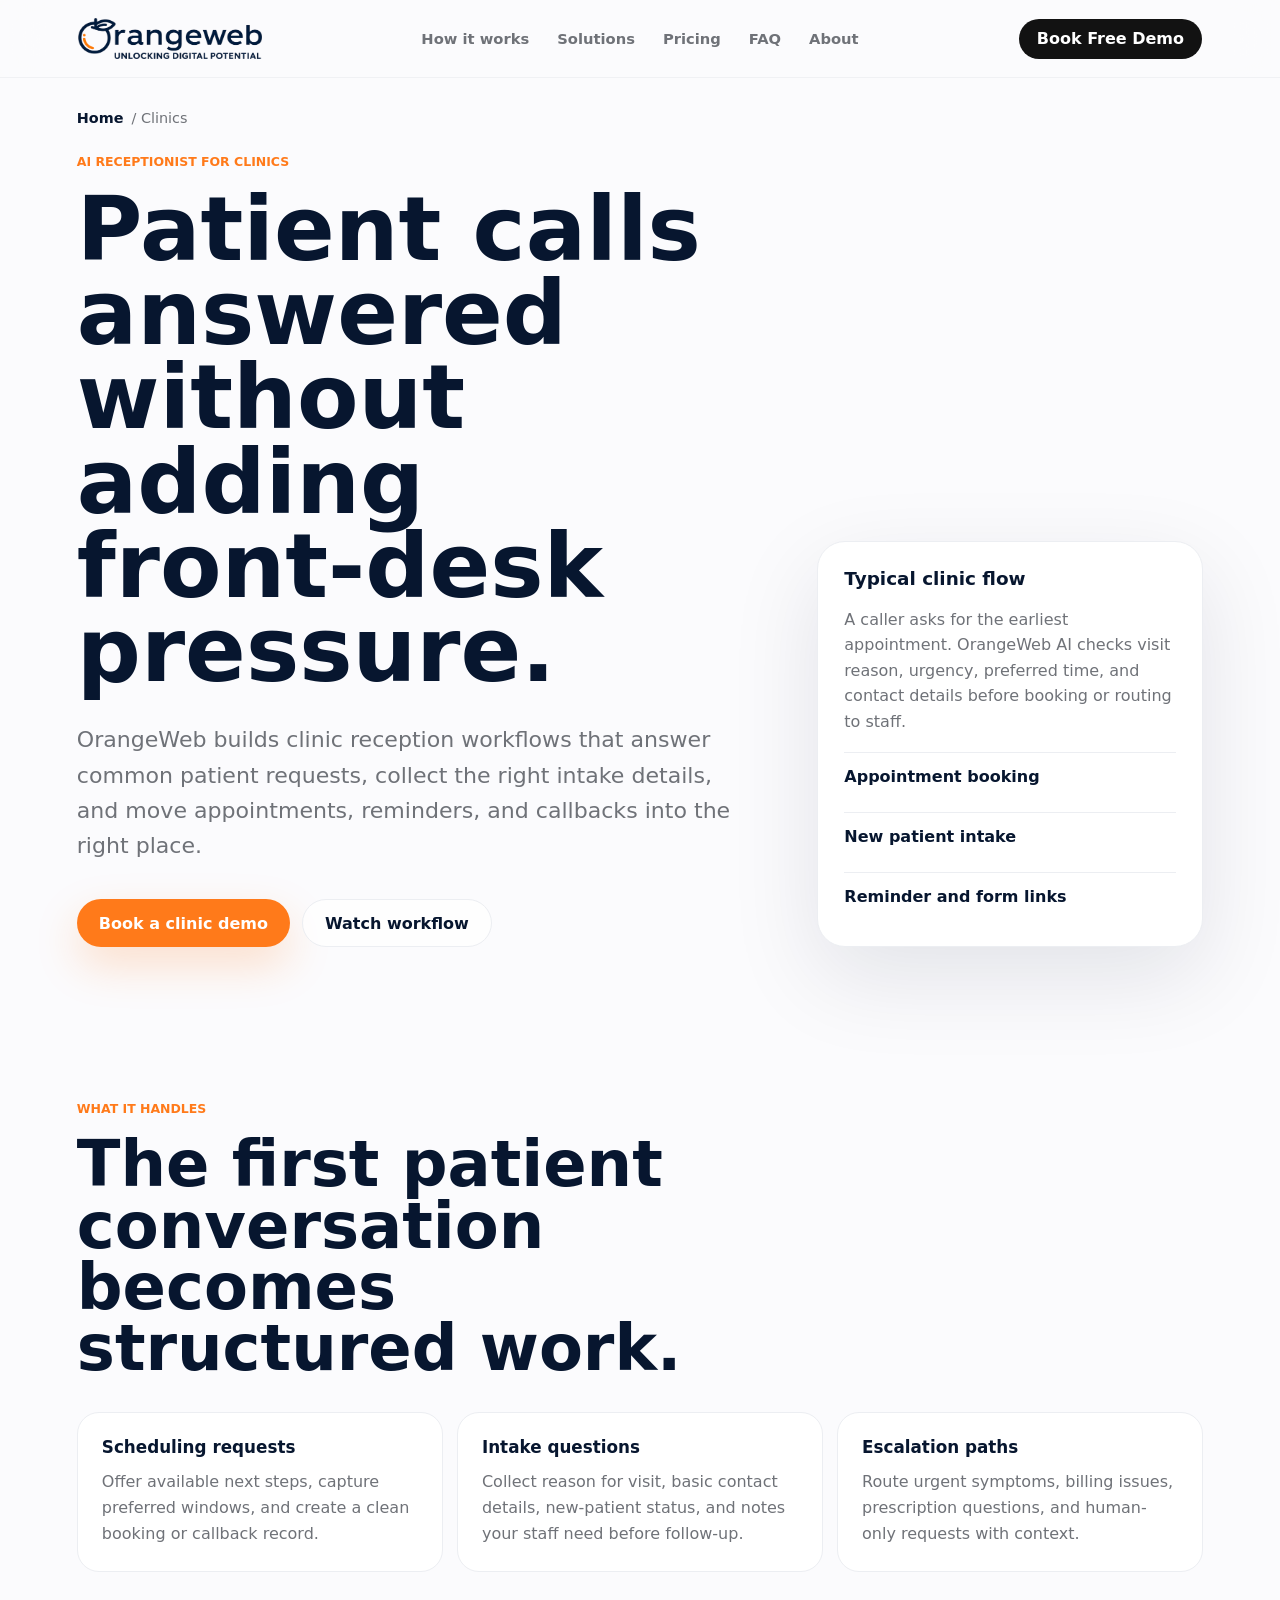
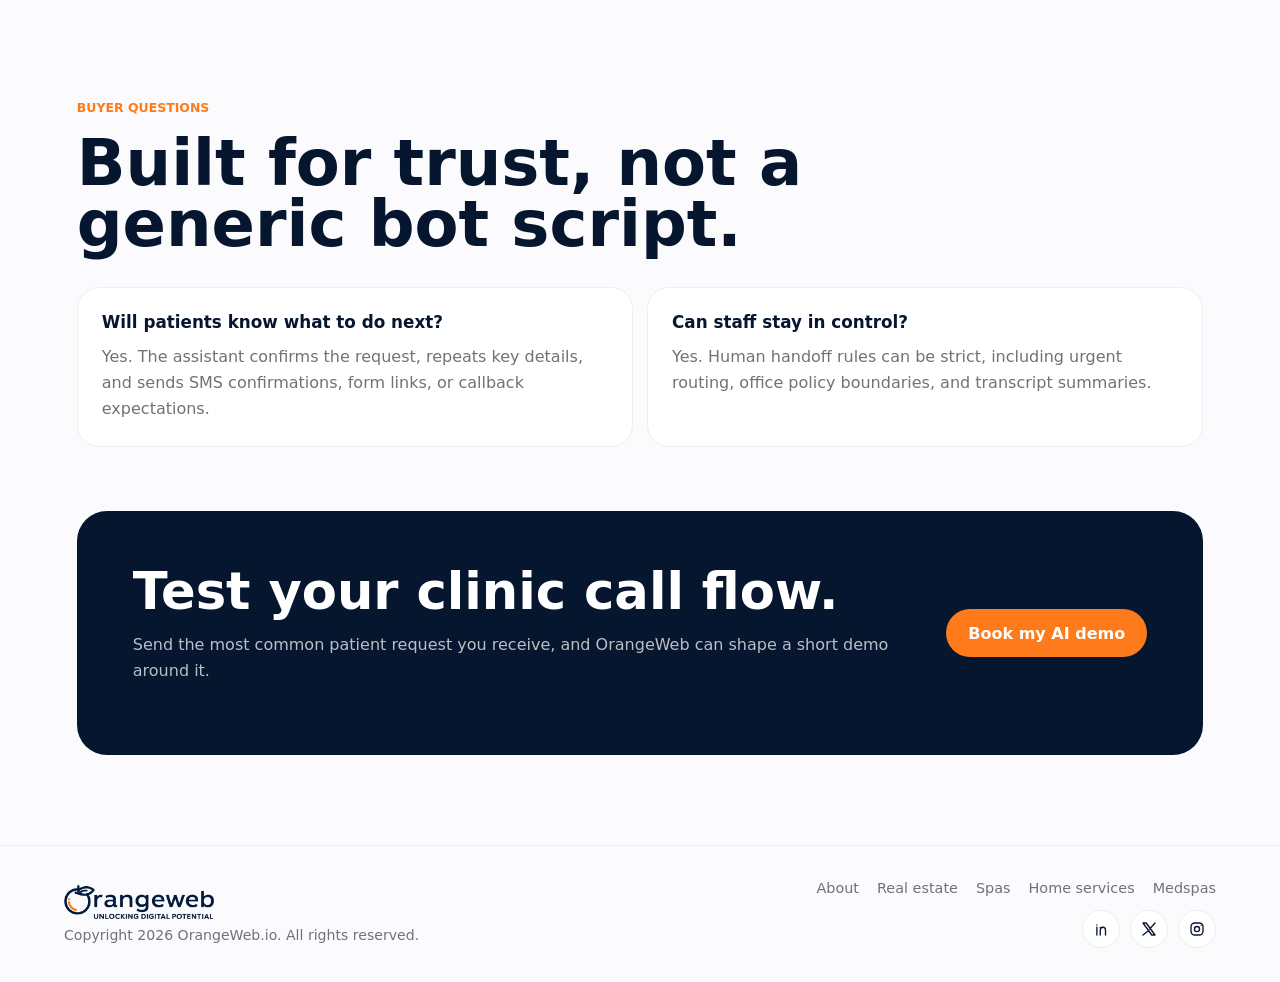
<file: ai-receptionist-for-clinics.html>
<!doctype html>
<html lang="en">
  <head>
    <meta charset="utf-8">
    <meta name="viewport" content="width=device-width, initial-scale=1">
    <meta name="description" content="AI receptionist for clinics that answers patient calls, collects intake details, books appointments, sends reminders, and routes urgent requests to staff.">
    <meta name="robots" content="index,follow,max-image-preview:large">
    <meta name="theme-color" content="#ff7a1a">
    <link rel="canonical" href="https://orangeweb.io/ai-receptionist-for-clinics.html">
    <link rel="icon" href="./assets/favicon.svg" type="image/svg+xml">
    <meta property="og:type" content="website">
    <meta property="og:site_name" content="OrangeWeb.io">
    <meta property="og:title" content="AI Receptionist for Clinics | OrangeWeb.io">
    <meta property="og:description" content="Answer patient calls, collect intake context, book visits, and send clean handoffs to your clinic team.">
    <meta property="og:url" content="https://orangeweb.io/ai-receptionist-for-clinics.html">
    <meta property="og:image" content="https://orangeweb.io/assets/orangeweb-logo-io.png">
    <meta name="twitter:card" content="summary_large_image">
    <title>AI Receptionist for Clinics | OrangeWeb.io</title>
    <link rel="stylesheet" href="./styles.css?v=20260625-form2">
    <script type="application/ld+json">
      {
        "@context": "https://schema.org",
        "@graph": [
          {
            "@type": "Service",
            "@id": "https://orangeweb.io/ai-receptionist-for-clinics.html#service",
            "name": "AI receptionist for clinics",
            "serviceType": "AI receptionist and patient intake automation",
            "provider": { "@id": "https://orangeweb.io/#organization" },
            "url": "https://orangeweb.io/ai-receptionist-for-clinics.html",
            "description": "AI receptionist workflow for clinics that answers calls, collects patient intake, books appointments, sends reminders, and routes urgent requests."
          },
          {
            "@type": "BreadcrumbList",
            "@id": "https://orangeweb.io/ai-receptionist-for-clinics.html#breadcrumb",
            "itemListElement": [
              { "@type": "ListItem", "position": 1, "name": "Home", "item": "https://orangeweb.io/" },
              { "@type": "ListItem", "position": 2, "name": "AI Receptionist for Clinics", "item": "https://orangeweb.io/ai-receptionist-for-clinics.html" }
            ]
          },
          {
            "@type": "FAQPage",
            "@id": "https://orangeweb.io/ai-receptionist-for-clinics.html#faq",
            "mainEntity": [
              {
                "@type": "Question",
                "name": "Can an AI receptionist book clinic appointments?",
                "acceptedAnswer": { "@type": "Answer", "text": "Yes. OrangeWeb can design the receptionist to collect the reason for visit, preferred time, urgency, contact details, and booking rules before creating a booking or callback task." }
              },
              {
                "@type": "Question",
                "name": "Can it route urgent patient requests?",
                "acceptedAnswer": { "@type": "Answer", "text": "Yes. The workflow can ask urgency questions and escalate to staff with a concise summary when a patient needs human attention." }
              }
            ]
          }
        ]
      }
    </script>
  </head>
  <body>
    <header class="nav">
      <a class="logo" href="./index.html" aria-label="OrangeWeb home">
        <img src="./assets/orangeweb-logo-io.png?v=20260625-logo1" alt="OrangeWeb" width="225" height="65">
      </a>
      <nav aria-label="Main navigation">
        <a href="./index.html#how-it-works">How it works</a>
        <a href="./index.html#solutions">Solutions</a>
        <a href="./index.html#pricing">Pricing</a>
        <a href="./index.html#faq">FAQ</a>
        <a href="./about.html">About</a>
      </nav>
      <a class="nav-button" href="./index.html#brief">Book Free Demo</a>
      <div class="mobile-menu">
        <button class="mobile-menu-trigger" type="button" aria-label="Open menu" aria-expanded="false">
          <svg viewBox="0 0 24 24" aria-hidden="true">
            <path d="M4 7h16M4 12h16M4 17h16"></path>
          </svg>
        </button>
        <nav aria-label="Mobile navigation">
          <a href="./index.html#how-it-works">How it works</a>
          <a href="./index.html#solutions">Solutions</a>
          <a href="./index.html#pricing">Pricing</a>
          <a href="./index.html#faq">FAQ</a>
          <a href="./about.html">About</a>
          <a href="./index.html#brief">Book Free Demo</a>
        </nav>
      </div>
    </header>

    <main class="solution-main">
      <section class="solution-hero">
        <div>
          <p class="breadcrumb"><a href="./index.html">Home</a> / Clinics</p>
          <p class="label">AI receptionist for clinics</p>
          <h1>Patient calls answered without adding front-desk pressure.</h1>
          <p class="subhead">OrangeWeb builds clinic reception workflows that answer common patient requests, collect the right intake details, and move appointments, reminders, and callbacks into the right place.</p>
          <div class="actions">
            <a class="button primary" href="./index.html#brief">Book a clinic demo</a>
            <a class="button ghost" href="./index.html#how-it-works">Watch workflow</a>
          </div>
        </div>
        <aside class="signal-panel">
          <strong>Typical clinic flow</strong>
          <p>A caller asks for the earliest appointment. OrangeWeb AI checks visit reason, urgency, preferred time, and contact details before booking or routing to staff.</p>
          <ul>
            <li>Appointment booking</li>
            <li>New patient intake</li>
            <li>Reminder and form links</li>
          </ul>
        </aside>
      </section>

      <section class="solution-section">
        <div class="section-copy">
          <p class="label">What it handles</p>
          <h2>The first patient conversation becomes structured work.</h2>
        </div>
        <div class="solution-grid">
          <article><span>Scheduling requests</span><p>Offer available next steps, capture preferred windows, and create a clean booking or callback record.</p></article>
          <article><span>Intake questions</span><p>Collect reason for visit, basic contact details, new-patient status, and notes your staff need before follow-up.</p></article>
          <article><span>Escalation paths</span><p>Route urgent symptoms, billing issues, prescription questions, and human-only requests with context.</p></article>
        </div>
      </section>

      <section class="solution-section">
        <div class="section-copy">
          <p class="label">Buyer questions</p>
          <h2>Built for trust, not a generic bot script.</h2>
        </div>
        <div class="answer-grid">
          <article><span>Will patients know what to do next?</span><p>Yes. The assistant confirms the request, repeats key details, and sends SMS confirmations, form links, or callback expectations.</p></article>
          <article><span>Can staff stay in control?</span><p>Yes. Human handoff rules can be strict, including urgent routing, office policy boundaries, and transcript summaries.</p></article>
        </div>
      </section>

      <aside class="mini-cta">
        <div>
          <h2>Test your clinic call flow.</h2>
          <p>Send the most common patient request you receive, and OrangeWeb can shape a short demo around it.</p>
        </div>
        <a class="button" href="./index.html#brief">Book my AI demo</a>
      </aside>
    </main>

    <footer>
      <div class="footer-brand">
        <img src="./assets/orangeweb-logo-io.png?v=20260625-logo1" alt="OrangeWeb" width="180" height="52">
        <span>Copyright 2026 OrangeWeb.io. All rights reserved.</span>
      </div>
      <div class="footer-stack">
        <nav class="footer-links" aria-label="Footer navigation">
          <a href="./about.html">About</a>
          <a href="./ai-receptionist-for-real-estate.html">Real estate</a>
          <a href="./ai-receptionist-for-spas.html">Spas</a>
          <a href="./ai-receptionist-for-home-services.html">Home services</a>
          <a href="./ai-receptionist-for-medspas.html">Medspas</a>
        </nav>
        <nav class="social-links" aria-label="Social media">
          <a href="https://www.linkedin.com/company/orangeweb-io" aria-label="LinkedIn">
            <svg viewBox="0 0 24 24" aria-hidden="true"><path d="M6.5 9.5V20M6.5 6.5v.1M11 20v-6.2c0-2.6 1.5-4.2 3.7-4.2 2.1 0 3.3 1.4 3.3 4.1V20M11 10h.1"></path></svg>
          </a>
          <a href="https://x.com/orangeweb_io" aria-label="X">
            <svg viewBox="0 0 24 24" aria-hidden="true"><path d="m4 4 11.7 16H20L8.3 4H4Zm16 0-7.2 8.1M11.2 14.3 4 20"></path></svg>
          </a>
          <a href="https://www.instagram.com/orangeweb.io" aria-label="Instagram">
            <svg viewBox="0 0 24 24" aria-hidden="true"><rect x="4" y="4" width="16" height="16" rx="5"></rect><circle cx="12" cy="12" r="3.4"></circle><path d="M17.5 6.8v.1"></path></svg>
          </a>
        </nav>
      </div>
    </footer>
    <script src="./site.js?v=20260625-form2"></script>
  </body>
</html>
</file>
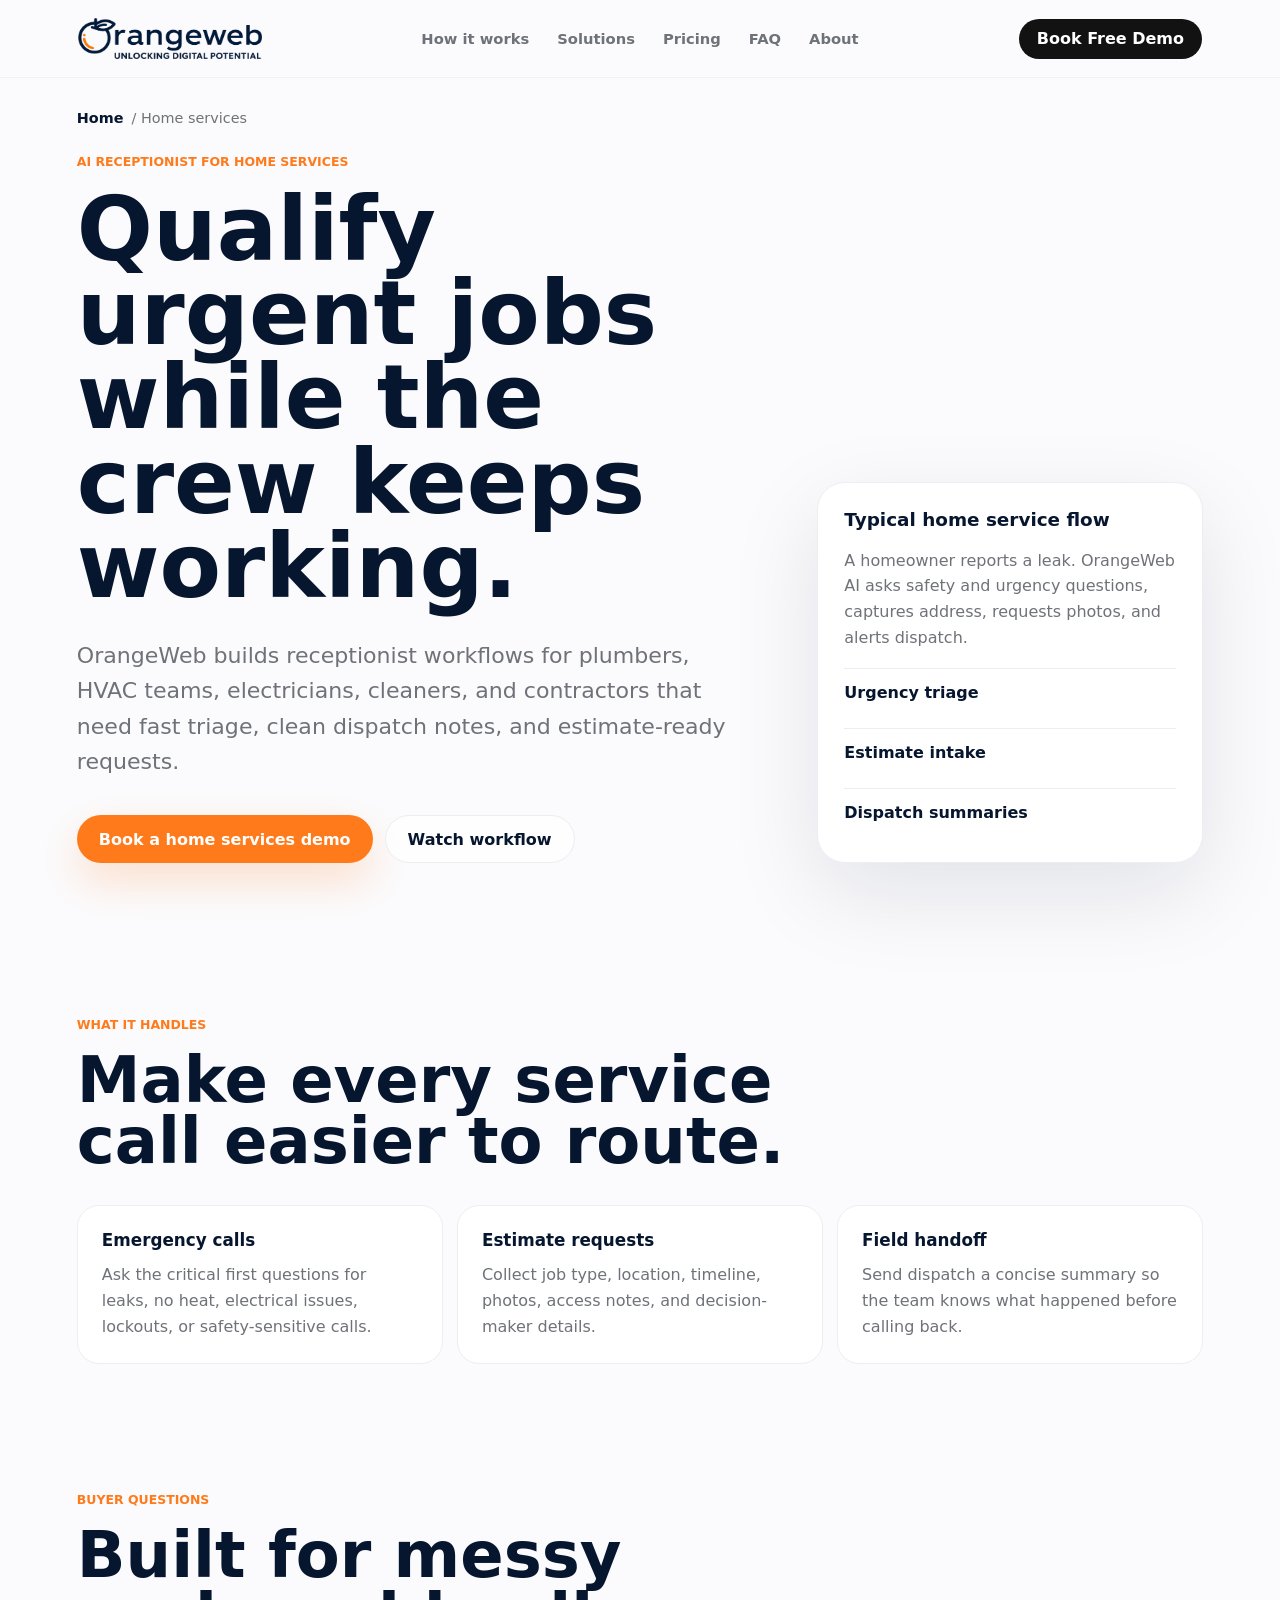
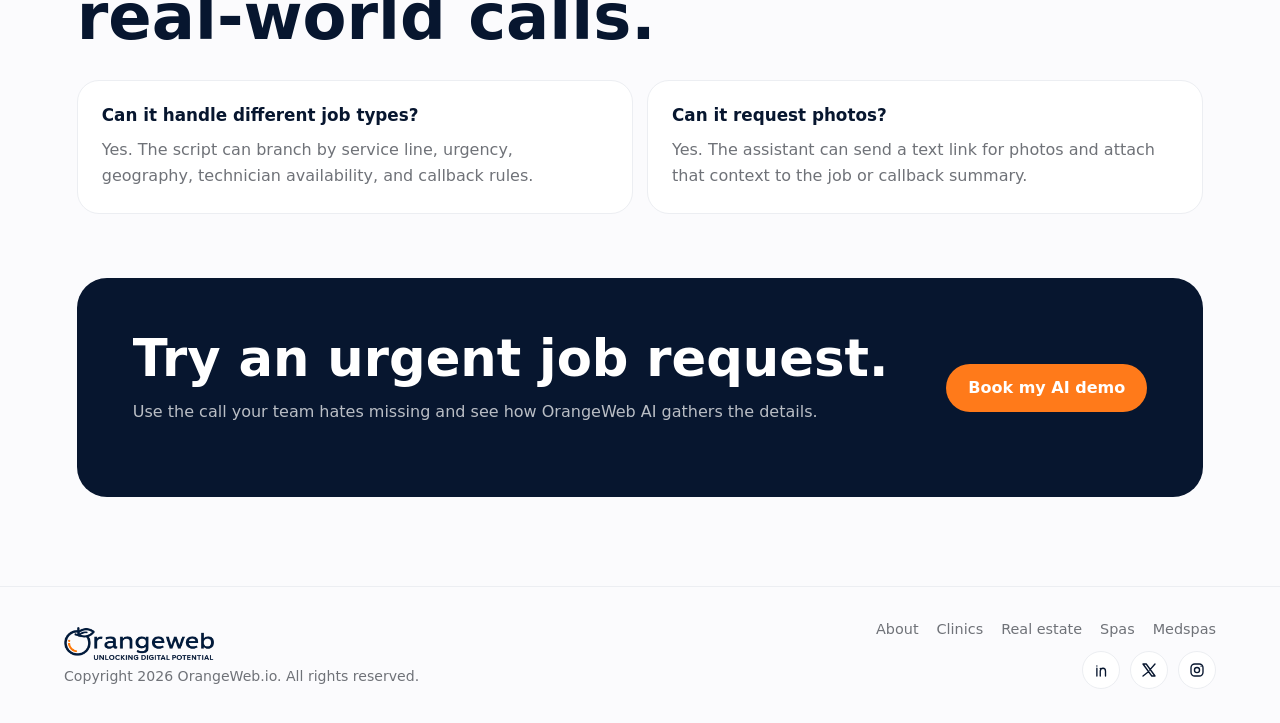
<file: ai-receptionist-for-home-services.html>
<!doctype html>
<html lang="en">
  <head>
    <meta charset="utf-8">
    <meta name="viewport" content="width=device-width, initial-scale=1">
    <meta name="description" content="AI receptionist for home service businesses that answers calls, qualifies urgent jobs, captures addresses and photos, books estimates, and alerts dispatch.">
    <meta name="robots" content="index,follow,max-image-preview:large">
    <meta name="theme-color" content="#ff7a1a">
    <link rel="canonical" href="https://orangeweb.io/ai-receptionist-for-home-services.html">
    <link rel="icon" href="./assets/favicon.svg" type="image/svg+xml">
    <meta property="og:type" content="website">
    <meta property="og:site_name" content="OrangeWeb.io">
    <meta property="og:title" content="AI Receptionist for Home Services | OrangeWeb.io">
    <meta property="og:description" content="Qualify urgent calls, estimate requests, addresses, photos, and dispatch notes while your crew is in the field.">
    <meta property="og:url" content="https://orangeweb.io/ai-receptionist-for-home-services.html">
    <meta property="og:image" content="https://orangeweb.io/assets/orangeweb-logo-io.png">
    <meta name="twitter:card" content="summary_large_image">
    <title>AI Receptionist for Home Services | OrangeWeb.io</title>
    <link rel="stylesheet" href="./styles.css?v=20260625-form2">
    <script type="application/ld+json">
      {
        "@context": "https://schema.org",
        "@graph": [
          {
            "@type": "Service",
            "@id": "https://orangeweb.io/ai-receptionist-for-home-services.html#service",
            "name": "AI receptionist for home services",
            "serviceType": "Home service call triage and dispatch automation",
            "provider": { "@id": "https://orangeweb.io/#organization" },
            "url": "https://orangeweb.io/ai-receptionist-for-home-services.html",
            "description": "AI receptionist workflow for home service businesses that qualifies urgent calls, captures address and issue details, books estimates, requests photos, and alerts dispatch."
          },
          {
            "@type": "BreadcrumbList",
            "@id": "https://orangeweb.io/ai-receptionist-for-home-services.html#breadcrumb",
            "itemListElement": [
              { "@type": "ListItem", "position": 1, "name": "Home", "item": "https://orangeweb.io/" },
              { "@type": "ListItem", "position": 2, "name": "AI Receptionist for Home Services", "item": "https://orangeweb.io/ai-receptionist-for-home-services.html" }
            ]
          },
          {
            "@type": "FAQPage",
            "@id": "https://orangeweb.io/ai-receptionist-for-home-services.html#faq",
            "mainEntity": [
              {
                "@type": "Question",
                "name": "Can an AI receptionist triage urgent service calls?",
                "acceptedAnswer": { "@type": "Answer", "text": "Yes. The assistant can ask issue type, address, urgency, safety questions, access details, and whether photos are available before routing to dispatch." }
              },
              {
                "@type": "Question",
                "name": "Can it handle estimate requests?",
                "acceptedAnswer": { "@type": "Answer", "text": "Yes. It can collect job type, location, timeline, photos, and customer contact details, then create an estimate request or callback task." }
              }
            ]
          }
        ]
      }
    </script>
  </head>
  <body>
    <header class="nav">
      <a class="logo" href="./index.html" aria-label="OrangeWeb home"><img src="./assets/orangeweb-logo-io.png?v=20260625-logo1" alt="OrangeWeb" width="225" height="65"></a>
      <nav aria-label="Main navigation"><a href="./index.html#how-it-works">How it works</a><a href="./index.html#solutions">Solutions</a><a href="./index.html#pricing">Pricing</a><a href="./index.html#faq">FAQ</a><a href="./about.html">About</a></nav>
      <a class="nav-button" href="./index.html#brief">Book Free Demo</a>
      <div class="mobile-menu"><button class="mobile-menu-trigger" type="button" aria-label="Open menu" aria-expanded="false"><svg viewBox="0 0 24 24" aria-hidden="true"><path d="M4 7h16M4 12h16M4 17h16"></path></svg></button><nav aria-label="Mobile navigation"><a href="./index.html#how-it-works">How it works</a><a href="./index.html#solutions">Solutions</a><a href="./index.html#pricing">Pricing</a><a href="./index.html#faq">FAQ</a><a href="./about.html">About</a><a href="./index.html#brief">Book Free Demo</a></nav></div>
    </header>
    <main class="solution-main">
      <section class="solution-hero">
        <div>
          <p class="breadcrumb"><a href="./index.html">Home</a> / Home services</p>
          <p class="label">AI receptionist for home services</p>
          <h1>Qualify urgent jobs while the crew keeps working.</h1>
          <p class="subhead">OrangeWeb builds receptionist workflows for plumbers, HVAC teams, electricians, cleaners, and contractors that need fast triage, clean dispatch notes, and estimate-ready requests.</p>
          <div class="actions"><a class="button primary" href="./index.html#brief">Book a home services demo</a><a class="button ghost" href="./index.html#how-it-works">Watch workflow</a></div>
        </div>
        <aside class="signal-panel">
          <strong>Typical home service flow</strong>
          <p>A homeowner reports a leak. OrangeWeb AI asks safety and urgency questions, captures address, requests photos, and alerts dispatch.</p>
          <ul><li>Urgency triage</li><li>Estimate intake</li><li>Dispatch summaries</li></ul>
        </aside>
      </section>
      <section class="solution-section">
        <div class="section-copy"><p class="label">What it handles</p><h2>Make every service call easier to route.</h2></div>
        <div class="solution-grid">
          <article><span>Emergency calls</span><p>Ask the critical first questions for leaks, no heat, electrical issues, lockouts, or safety-sensitive calls.</p></article>
          <article><span>Estimate requests</span><p>Collect job type, location, timeline, photos, access notes, and decision-maker details.</p></article>
          <article><span>Field handoff</span><p>Send dispatch a concise summary so the team knows what happened before calling back.</p></article>
        </div>
      </section>
      <section class="solution-section">
        <div class="section-copy"><p class="label">Buyer questions</p><h2>Built for messy real-world calls.</h2></div>
        <div class="answer-grid">
          <article><span>Can it handle different job types?</span><p>Yes. The script can branch by service line, urgency, geography, technician availability, and callback rules.</p></article>
          <article><span>Can it request photos?</span><p>Yes. The assistant can send a text link for photos and attach that context to the job or callback summary.</p></article>
        </div>
      </section>
      <aside class="mini-cta"><div><h2>Try an urgent job request.</h2><p>Use the call your team hates missing and see how OrangeWeb AI gathers the details.</p></div><a class="button" href="./index.html#brief">Book my AI demo</a></aside>
    </main>
    <footer>
      <div class="footer-brand"><img src="./assets/orangeweb-logo-io.png?v=20260625-logo1" alt="OrangeWeb" width="180" height="52"><span>Copyright 2026 OrangeWeb.io. All rights reserved.</span></div>
      <div class="footer-stack">
        <nav class="footer-links" aria-label="Footer navigation"><a href="./about.html">About</a><a href="./ai-receptionist-for-clinics.html">Clinics</a><a href="./ai-receptionist-for-real-estate.html">Real estate</a><a href="./ai-receptionist-for-spas.html">Spas</a><a href="./ai-receptionist-for-medspas.html">Medspas</a></nav>
        <nav class="social-links" aria-label="Social media"><a href="https://www.linkedin.com/company/orangeweb-io" aria-label="LinkedIn"><svg viewBox="0 0 24 24" aria-hidden="true"><path d="M6.5 9.5V20M6.5 6.5v.1M11 20v-6.2c0-2.6 1.5-4.2 3.7-4.2 2.1 0 3.3 1.4 3.3 4.1V20M11 10h.1"></path></svg></a><a href="https://x.com/orangeweb_io" aria-label="X"><svg viewBox="0 0 24 24" aria-hidden="true"><path d="m4 4 11.7 16H20L8.3 4H4Zm16 0-7.2 8.1M11.2 14.3 4 20"></path></svg></a><a href="https://www.instagram.com/orangeweb.io" aria-label="Instagram"><svg viewBox="0 0 24 24" aria-hidden="true"><rect x="4" y="4" width="16" height="16" rx="5"></rect><circle cx="12" cy="12" r="3.4"></circle><path d="M17.5 6.8v.1"></path></svg></a></nav>
      </div>
    </footer>
    <script src="./site.js?v=20260625-form2"></script>
  </body>
</html>
</file>
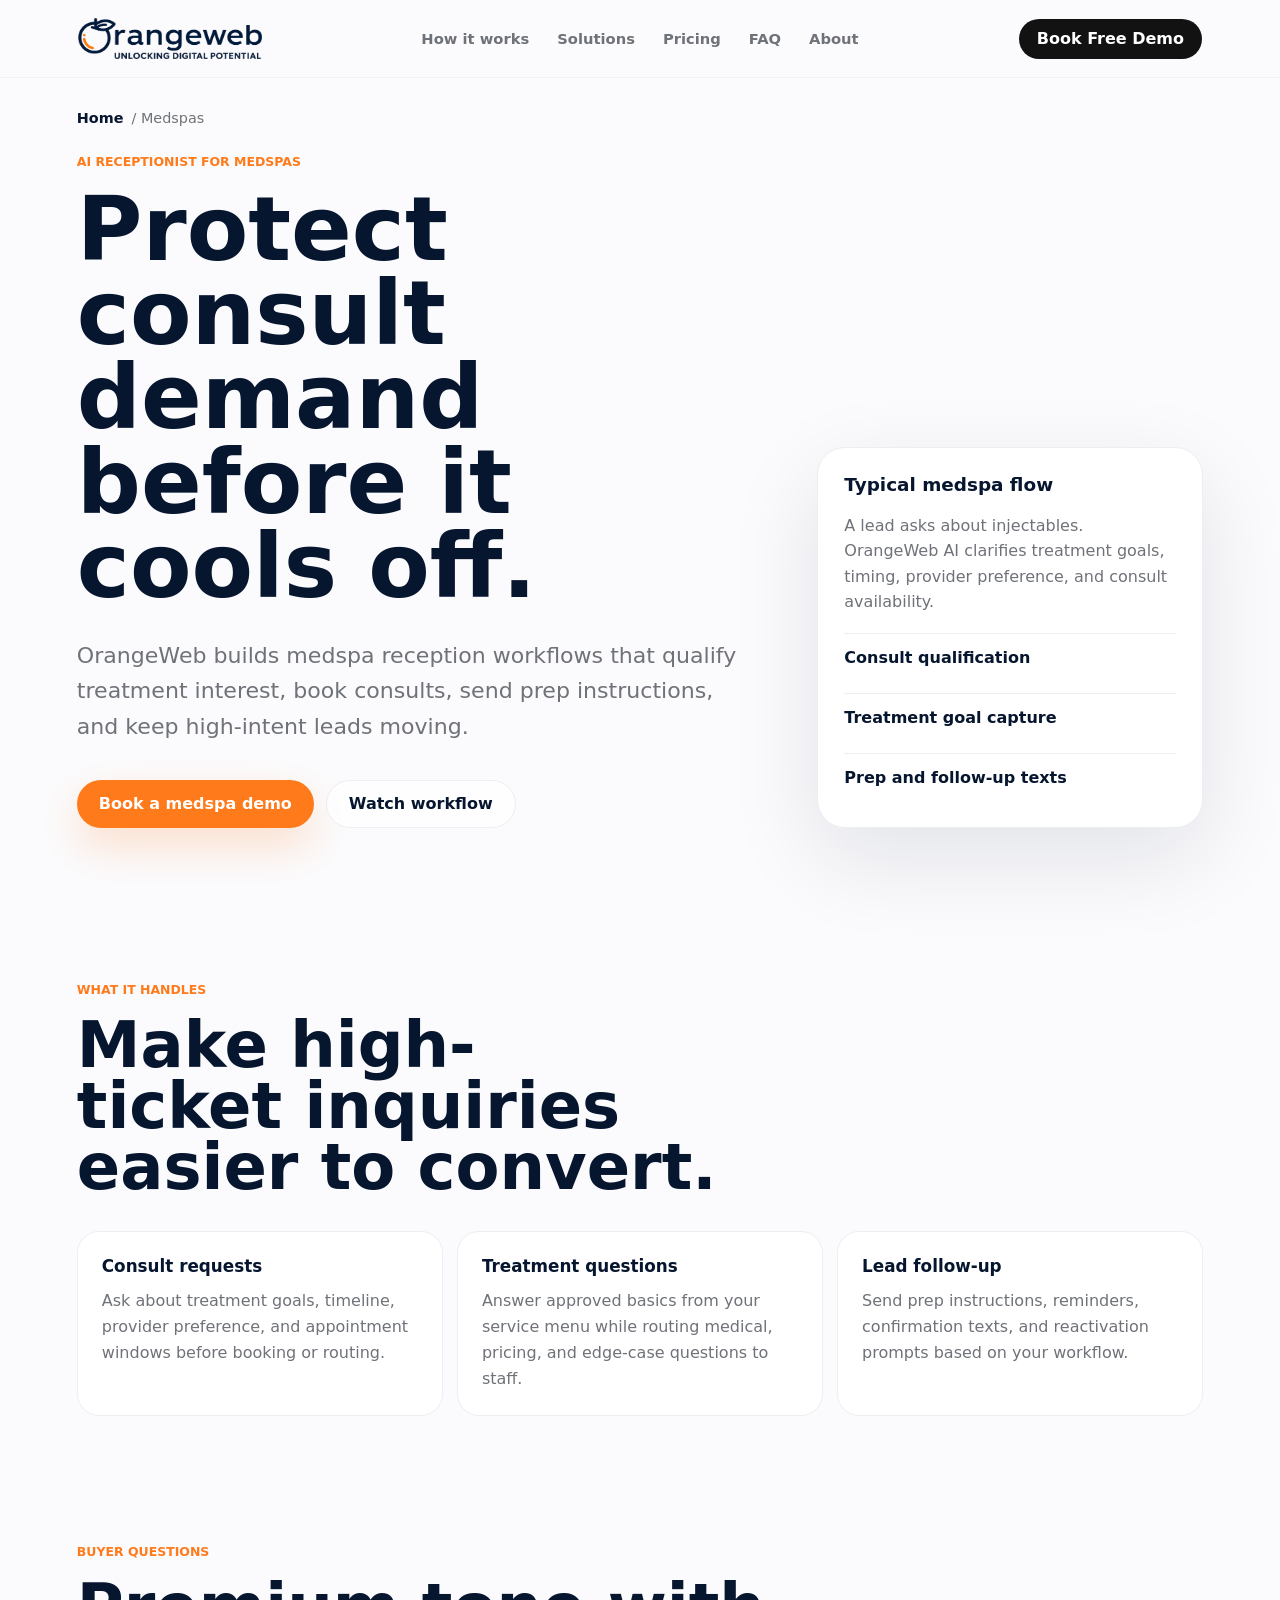
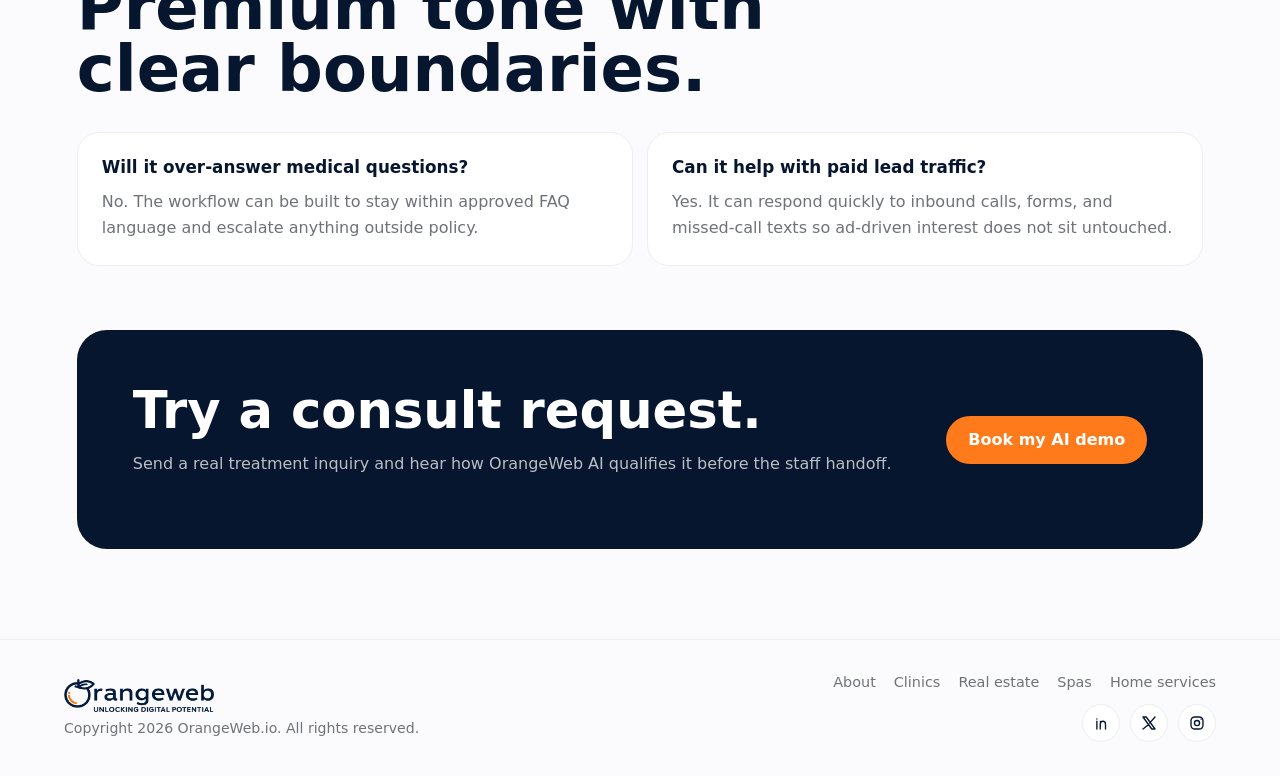
<file: ai-receptionist-for-medspas.html>
<!doctype html>
<html lang="en">
  <head>
    <meta charset="utf-8">
    <meta name="viewport" content="width=device-width, initial-scale=1">
    <meta name="description" content="AI receptionist for medspas that qualifies consult leads, answers treatment questions, books appointments, sends prep instructions, and follows up.">
    <meta name="robots" content="index,follow,max-image-preview:large">
    <meta name="theme-color" content="#ff7a1a">
    <link rel="canonical" href="https://orangeweb.io/ai-receptionist-for-medspas.html">
    <link rel="icon" href="./assets/favicon.svg" type="image/svg+xml">
    <meta property="og:type" content="website">
    <meta property="og:site_name" content="OrangeWeb.io">
    <meta property="og:title" content="AI Receptionist for Medspas | OrangeWeb.io">
    <meta property="og:description" content="Qualify high-intent treatment leads, book consults, send prep instructions, and follow up with clean CRM context.">
    <meta property="og:url" content="https://orangeweb.io/ai-receptionist-for-medspas.html">
    <meta property="og:image" content="https://orangeweb.io/assets/orangeweb-logo-io.png">
    <meta name="twitter:card" content="summary_large_image">
    <title>AI Receptionist for Medspas | OrangeWeb.io</title>
    <link rel="stylesheet" href="./styles.css?v=20260625-form2">
    <script type="application/ld+json">
      {
        "@context": "https://schema.org",
        "@graph": [
          {
            "@type": "Service",
            "@id": "https://orangeweb.io/ai-receptionist-for-medspas.html#service",
            "name": "AI receptionist for medspas",
            "serviceType": "Medspa lead qualification and consult booking automation",
            "provider": { "@id": "https://orangeweb.io/#organization" },
            "url": "https://orangeweb.io/ai-receptionist-for-medspas.html",
            "description": "AI receptionist workflow for medspas that qualifies treatment leads, answers approved service questions, books consults, sends prep instructions, and follows up."
          },
          {
            "@type": "BreadcrumbList",
            "@id": "https://orangeweb.io/ai-receptionist-for-medspas.html#breadcrumb",
            "itemListElement": [
              { "@type": "ListItem", "position": 1, "name": "Home", "item": "https://orangeweb.io/" },
              { "@type": "ListItem", "position": 2, "name": "AI Receptionist for Medspas", "item": "https://orangeweb.io/ai-receptionist-for-medspas.html" }
            ]
          },
          {
            "@type": "FAQPage",
            "@id": "https://orangeweb.io/ai-receptionist-for-medspas.html#faq",
            "mainEntity": [
              {
                "@type": "Question",
                "name": "Can an AI receptionist qualify medspa consult leads?",
                "acceptedAnswer": { "@type": "Answer", "text": "Yes. It can ask treatment goal, timeline, provider preference, budget readiness, prior treatment context, and preferred appointment window before routing or booking." }
              },
              {
                "@type": "Question",
                "name": "Can it stay within medspa policy boundaries?",
                "acceptedAnswer": { "@type": "Answer", "text": "Yes. OrangeWeb can define approved answers, disclaimers, escalation rules, and human handoff paths for sensitive treatment questions." }
              }
            ]
          }
        ]
      }
    </script>
  </head>
  <body>
    <header class="nav">
      <a class="logo" href="./index.html" aria-label="OrangeWeb home"><img src="./assets/orangeweb-logo-io.png?v=20260625-logo1" alt="OrangeWeb" width="225" height="65"></a>
      <nav aria-label="Main navigation"><a href="./index.html#how-it-works">How it works</a><a href="./index.html#solutions">Solutions</a><a href="./index.html#pricing">Pricing</a><a href="./index.html#faq">FAQ</a><a href="./about.html">About</a></nav>
      <a class="nav-button" href="./index.html#brief">Book Free Demo</a>
      <div class="mobile-menu"><button class="mobile-menu-trigger" type="button" aria-label="Open menu" aria-expanded="false"><svg viewBox="0 0 24 24" aria-hidden="true"><path d="M4 7h16M4 12h16M4 17h16"></path></svg></button><nav aria-label="Mobile navigation"><a href="./index.html#how-it-works">How it works</a><a href="./index.html#solutions">Solutions</a><a href="./index.html#pricing">Pricing</a><a href="./index.html#faq">FAQ</a><a href="./about.html">About</a><a href="./index.html#brief">Book Free Demo</a></nav></div>
    </header>
    <main class="solution-main">
      <section class="solution-hero">
        <div>
          <p class="breadcrumb"><a href="./index.html">Home</a> / Medspas</p>
          <p class="label">AI receptionist for medspas</p>
          <h1>Protect consult demand before it cools off.</h1>
          <p class="subhead">OrangeWeb builds medspa reception workflows that qualify treatment interest, book consults, send prep instructions, and keep high-intent leads moving.</p>
          <div class="actions"><a class="button primary" href="./index.html#brief">Book a medspa demo</a><a class="button ghost" href="./index.html#how-it-works">Watch workflow</a></div>
        </div>
        <aside class="signal-panel">
          <strong>Typical medspa flow</strong>
          <p>A lead asks about injectables. OrangeWeb AI clarifies treatment goals, timing, provider preference, and consult availability.</p>
          <ul><li>Consult qualification</li><li>Treatment goal capture</li><li>Prep and follow-up texts</li></ul>
        </aside>
      </section>
      <section class="solution-section">
        <div class="section-copy"><p class="label">What it handles</p><h2>Make high-ticket inquiries easier to convert.</h2></div>
        <div class="solution-grid">
          <article><span>Consult requests</span><p>Ask about treatment goals, timeline, provider preference, and appointment windows before booking or routing.</p></article>
          <article><span>Treatment questions</span><p>Answer approved basics from your service menu while routing medical, pricing, and edge-case questions to staff.</p></article>
          <article><span>Lead follow-up</span><p>Send prep instructions, reminders, confirmation texts, and reactivation prompts based on your workflow.</p></article>
        </div>
      </section>
      <section class="solution-section">
        <div class="section-copy"><p class="label">Buyer questions</p><h2>Premium tone with clear boundaries.</h2></div>
        <div class="answer-grid">
          <article><span>Will it over-answer medical questions?</span><p>No. The workflow can be built to stay within approved FAQ language and escalate anything outside policy.</p></article>
          <article><span>Can it help with paid lead traffic?</span><p>Yes. It can respond quickly to inbound calls, forms, and missed-call texts so ad-driven interest does not sit untouched.</p></article>
        </div>
      </section>
      <aside class="mini-cta"><div><h2>Try a consult request.</h2><p>Send a real treatment inquiry and hear how OrangeWeb AI qualifies it before the staff handoff.</p></div><a class="button" href="./index.html#brief">Book my AI demo</a></aside>
    </main>
    <footer>
      <div class="footer-brand"><img src="./assets/orangeweb-logo-io.png?v=20260625-logo1" alt="OrangeWeb" width="180" height="52"><span>Copyright 2026 OrangeWeb.io. All rights reserved.</span></div>
      <div class="footer-stack">
        <nav class="footer-links" aria-label="Footer navigation"><a href="./about.html">About</a><a href="./ai-receptionist-for-clinics.html">Clinics</a><a href="./ai-receptionist-for-real-estate.html">Real estate</a><a href="./ai-receptionist-for-spas.html">Spas</a><a href="./ai-receptionist-for-home-services.html">Home services</a></nav>
        <nav class="social-links" aria-label="Social media"><a href="https://www.linkedin.com/company/orangeweb-io" aria-label="LinkedIn"><svg viewBox="0 0 24 24" aria-hidden="true"><path d="M6.5 9.5V20M6.5 6.5v.1M11 20v-6.2c0-2.6 1.5-4.2 3.7-4.2 2.1 0 3.3 1.4 3.3 4.1V20M11 10h.1"></path></svg></a><a href="https://x.com/orangeweb_io" aria-label="X"><svg viewBox="0 0 24 24" aria-hidden="true"><path d="m4 4 11.7 16H20L8.3 4H4Zm16 0-7.2 8.1M11.2 14.3 4 20"></path></svg></a><a href="https://www.instagram.com/orangeweb.io" aria-label="Instagram"><svg viewBox="0 0 24 24" aria-hidden="true"><rect x="4" y="4" width="16" height="16" rx="5"></rect><circle cx="12" cy="12" r="3.4"></circle><path d="M17.5 6.8v.1"></path></svg></a></nav>
      </div>
    </footer>
    <script src="./site.js?v=20260625-form2"></script>
  </body>
</html>
</file>
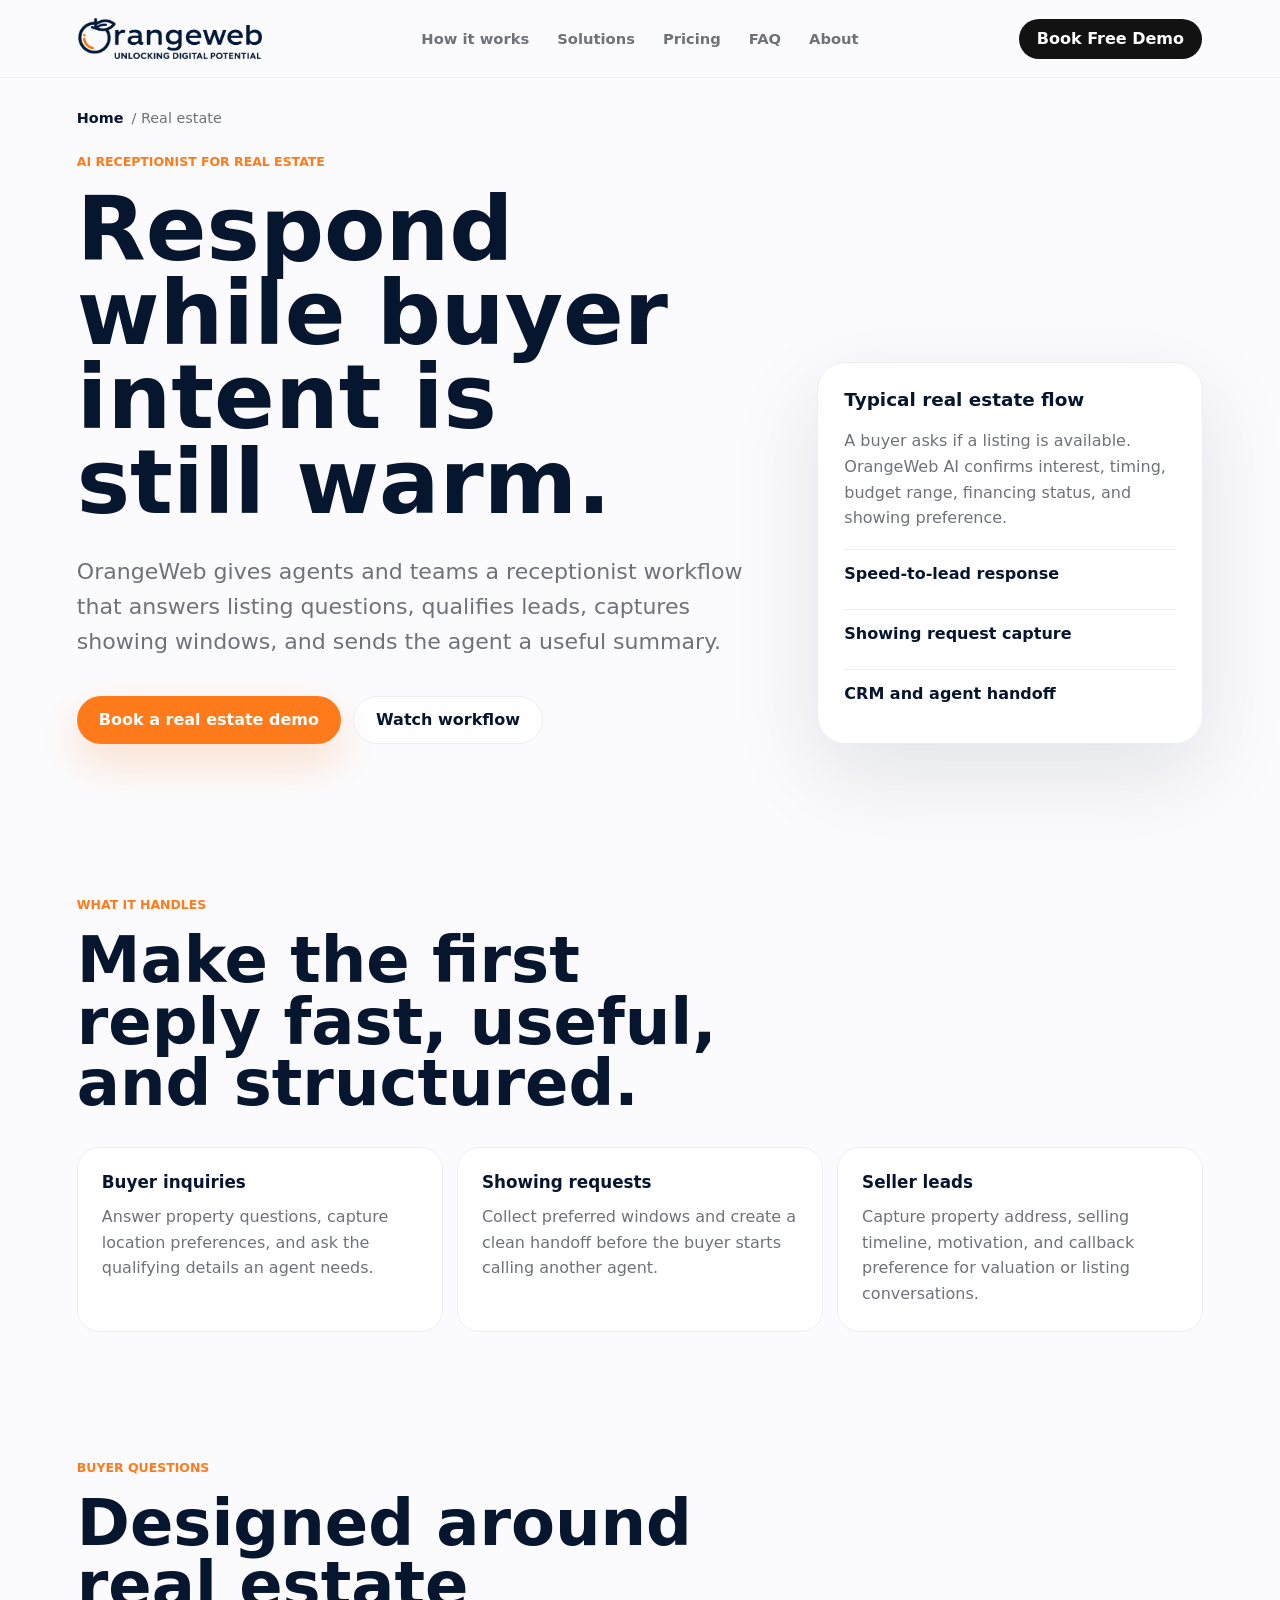
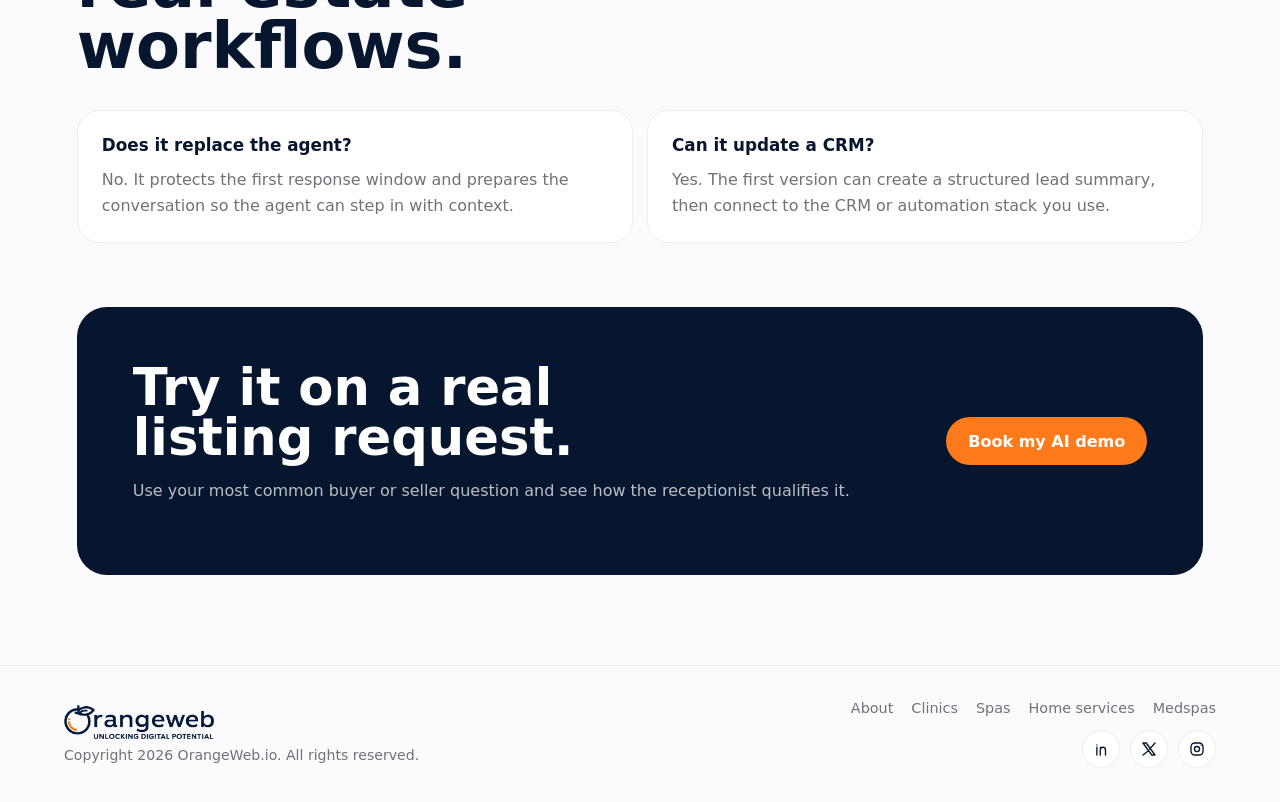
<file: ai-receptionist-for-real-estate.html>
<!doctype html>
<html lang="en">
  <head>
    <meta charset="utf-8">
    <meta name="viewport" content="width=device-width, initial-scale=1">
    <meta name="description" content="AI receptionist for real estate agents and teams that responds to buyer leads, qualifies showing requests, captures budget and timeline, and updates CRM notes.">
    <meta name="robots" content="index,follow,max-image-preview:large">
    <meta name="theme-color" content="#ff7a1a">
    <link rel="canonical" href="https://orangeweb.io/ai-receptionist-for-real-estate.html">
    <link rel="icon" href="./assets/favicon.svg" type="image/svg+xml">
    <meta property="og:type" content="website">
    <meta property="og:site_name" content="OrangeWeb.io">
    <meta property="og:title" content="AI Receptionist for Real Estate | OrangeWeb.io">
    <meta property="og:description" content="Respond to property leads, qualify showing requests, and send clean CRM handoffs before the lead goes cold.">
    <meta property="og:url" content="https://orangeweb.io/ai-receptionist-for-real-estate.html">
    <meta property="og:image" content="https://orangeweb.io/assets/orangeweb-logo-io.png">
    <meta name="twitter:card" content="summary_large_image">
    <title>AI Receptionist for Real Estate | OrangeWeb.io</title>
    <link rel="stylesheet" href="./styles.css?v=20260625-form2">
    <script type="application/ld+json">
      {
        "@context": "https://schema.org",
        "@graph": [
          {
            "@type": "Service",
            "@id": "https://orangeweb.io/ai-receptionist-for-real-estate.html#service",
            "name": "AI receptionist for real estate",
            "serviceType": "Real estate lead response automation",
            "provider": { "@id": "https://orangeweb.io/#organization" },
            "url": "https://orangeweb.io/ai-receptionist-for-real-estate.html",
            "description": "AI receptionist workflow for real estate agents and teams that responds to leads, qualifies buyers and sellers, schedules showings, and updates CRM records."
          },
          {
            "@type": "BreadcrumbList",
            "@id": "https://orangeweb.io/ai-receptionist-for-real-estate.html#breadcrumb",
            "itemListElement": [
              { "@type": "ListItem", "position": 1, "name": "Home", "item": "https://orangeweb.io/" },
              { "@type": "ListItem", "position": 2, "name": "AI Receptionist for Real Estate", "item": "https://orangeweb.io/ai-receptionist-for-real-estate.html" }
            ]
          },
          {
            "@type": "FAQPage",
            "@id": "https://orangeweb.io/ai-receptionist-for-real-estate.html#faq",
            "mainEntity": [
              {
                "@type": "Question",
                "name": "Can an AI receptionist qualify real estate leads?",
                "acceptedAnswer": { "@type": "Answer", "text": "Yes. OrangeWeb can collect property interest, location, budget, financing status, timeline, and showing windows before notifying the agent." }
              },
              {
                "@type": "Question",
                "name": "Can it help with showing requests?",
                "acceptedAnswer": { "@type": "Answer", "text": "Yes. The workflow can capture preferred showing times, buyer details, and listing interest, then create a calendar or CRM handoff for the agent." }
              }
            ]
          }
        ]
      }
    </script>
  </head>
  <body>
    <header class="nav">
      <a class="logo" href="./index.html" aria-label="OrangeWeb home">
        <img src="./assets/orangeweb-logo-io.png?v=20260625-logo1" alt="OrangeWeb" width="225" height="65">
      </a>
      <nav aria-label="Main navigation">
        <a href="./index.html#how-it-works">How it works</a>
        <a href="./index.html#solutions">Solutions</a>
        <a href="./index.html#pricing">Pricing</a>
        <a href="./index.html#faq">FAQ</a>
        <a href="./about.html">About</a>
      </nav>
      <a class="nav-button" href="./index.html#brief">Book Free Demo</a>
      <div class="mobile-menu">
        <button class="mobile-menu-trigger" type="button" aria-label="Open menu" aria-expanded="false">
          <svg viewBox="0 0 24 24" aria-hidden="true"><path d="M4 7h16M4 12h16M4 17h16"></path></svg>
        </button>
        <nav aria-label="Mobile navigation">
          <a href="./index.html#how-it-works">How it works</a>
          <a href="./index.html#solutions">Solutions</a>
          <a href="./index.html#pricing">Pricing</a>
          <a href="./index.html#faq">FAQ</a>
          <a href="./about.html">About</a>
          <a href="./index.html#brief">Book Free Demo</a>
        </nav>
      </div>
    </header>
    <main class="solution-main">
      <section class="solution-hero">
        <div>
          <p class="breadcrumb"><a href="./index.html">Home</a> / Real estate</p>
          <p class="label">AI receptionist for real estate</p>
          <h1>Respond while buyer intent is still warm.</h1>
          <p class="subhead">OrangeWeb gives agents and teams a receptionist workflow that answers listing questions, qualifies leads, captures showing windows, and sends the agent a useful summary.</p>
          <div class="actions">
            <a class="button primary" href="./index.html#brief">Book a real estate demo</a>
            <a class="button ghost" href="./index.html#how-it-works">Watch workflow</a>
          </div>
        </div>
        <aside class="signal-panel">
          <strong>Typical real estate flow</strong>
          <p>A buyer asks if a listing is available. OrangeWeb AI confirms interest, timing, budget range, financing status, and showing preference.</p>
          <ul>
            <li>Speed-to-lead response</li>
            <li>Showing request capture</li>
            <li>CRM and agent handoff</li>
          </ul>
        </aside>
      </section>
      <section class="solution-section">
        <div class="section-copy">
          <p class="label">What it handles</p>
          <h2>Make the first reply fast, useful, and structured.</h2>
        </div>
        <div class="solution-grid">
          <article><span>Buyer inquiries</span><p>Answer property questions, capture location preferences, and ask the qualifying details an agent needs.</p></article>
          <article><span>Showing requests</span><p>Collect preferred windows and create a clean handoff before the buyer starts calling another agent.</p></article>
          <article><span>Seller leads</span><p>Capture property address, selling timeline, motivation, and callback preference for valuation or listing conversations.</p></article>
        </div>
      </section>
      <section class="solution-section">
        <div class="section-copy">
          <p class="label">Buyer questions</p>
          <h2>Designed around real estate workflows.</h2>
        </div>
        <div class="answer-grid">
          <article><span>Does it replace the agent?</span><p>No. It protects the first response window and prepares the conversation so the agent can step in with context.</p></article>
          <article><span>Can it update a CRM?</span><p>Yes. The first version can create a structured lead summary, then connect to the CRM or automation stack you use.</p></article>
        </div>
      </section>
      <aside class="mini-cta">
        <div>
          <h2>Try it on a real listing request.</h2>
          <p>Use your most common buyer or seller question and see how the receptionist qualifies it.</p>
        </div>
        <a class="button" href="./index.html#brief">Book my AI demo</a>
      </aside>
    </main>
    <footer>
      <div class="footer-brand">
        <img src="./assets/orangeweb-logo-io.png?v=20260625-logo1" alt="OrangeWeb" width="180" height="52">
        <span>Copyright 2026 OrangeWeb.io. All rights reserved.</span>
      </div>
      <div class="footer-stack">
        <nav class="footer-links" aria-label="Footer navigation">
          <a href="./about.html">About</a>
          <a href="./ai-receptionist-for-clinics.html">Clinics</a>
          <a href="./ai-receptionist-for-spas.html">Spas</a>
          <a href="./ai-receptionist-for-home-services.html">Home services</a>
          <a href="./ai-receptionist-for-medspas.html">Medspas</a>
        </nav>
        <nav class="social-links" aria-label="Social media">
          <a href="https://www.linkedin.com/company/orangeweb-io" aria-label="LinkedIn"><svg viewBox="0 0 24 24" aria-hidden="true"><path d="M6.5 9.5V20M6.5 6.5v.1M11 20v-6.2c0-2.6 1.5-4.2 3.7-4.2 2.1 0 3.3 1.4 3.3 4.1V20M11 10h.1"></path></svg></a>
          <a href="https://x.com/orangeweb_io" aria-label="X"><svg viewBox="0 0 24 24" aria-hidden="true"><path d="m4 4 11.7 16H20L8.3 4H4Zm16 0-7.2 8.1M11.2 14.3 4 20"></path></svg></a>
          <a href="https://www.instagram.com/orangeweb.io" aria-label="Instagram"><svg viewBox="0 0 24 24" aria-hidden="true"><rect x="4" y="4" width="16" height="16" rx="5"></rect><circle cx="12" cy="12" r="3.4"></circle><path d="M17.5 6.8v.1"></path></svg></a>
        </nav>
      </div>
    </footer>
    <script src="./site.js?v=20260625-form2"></script>
  </body>
</html>
</file>
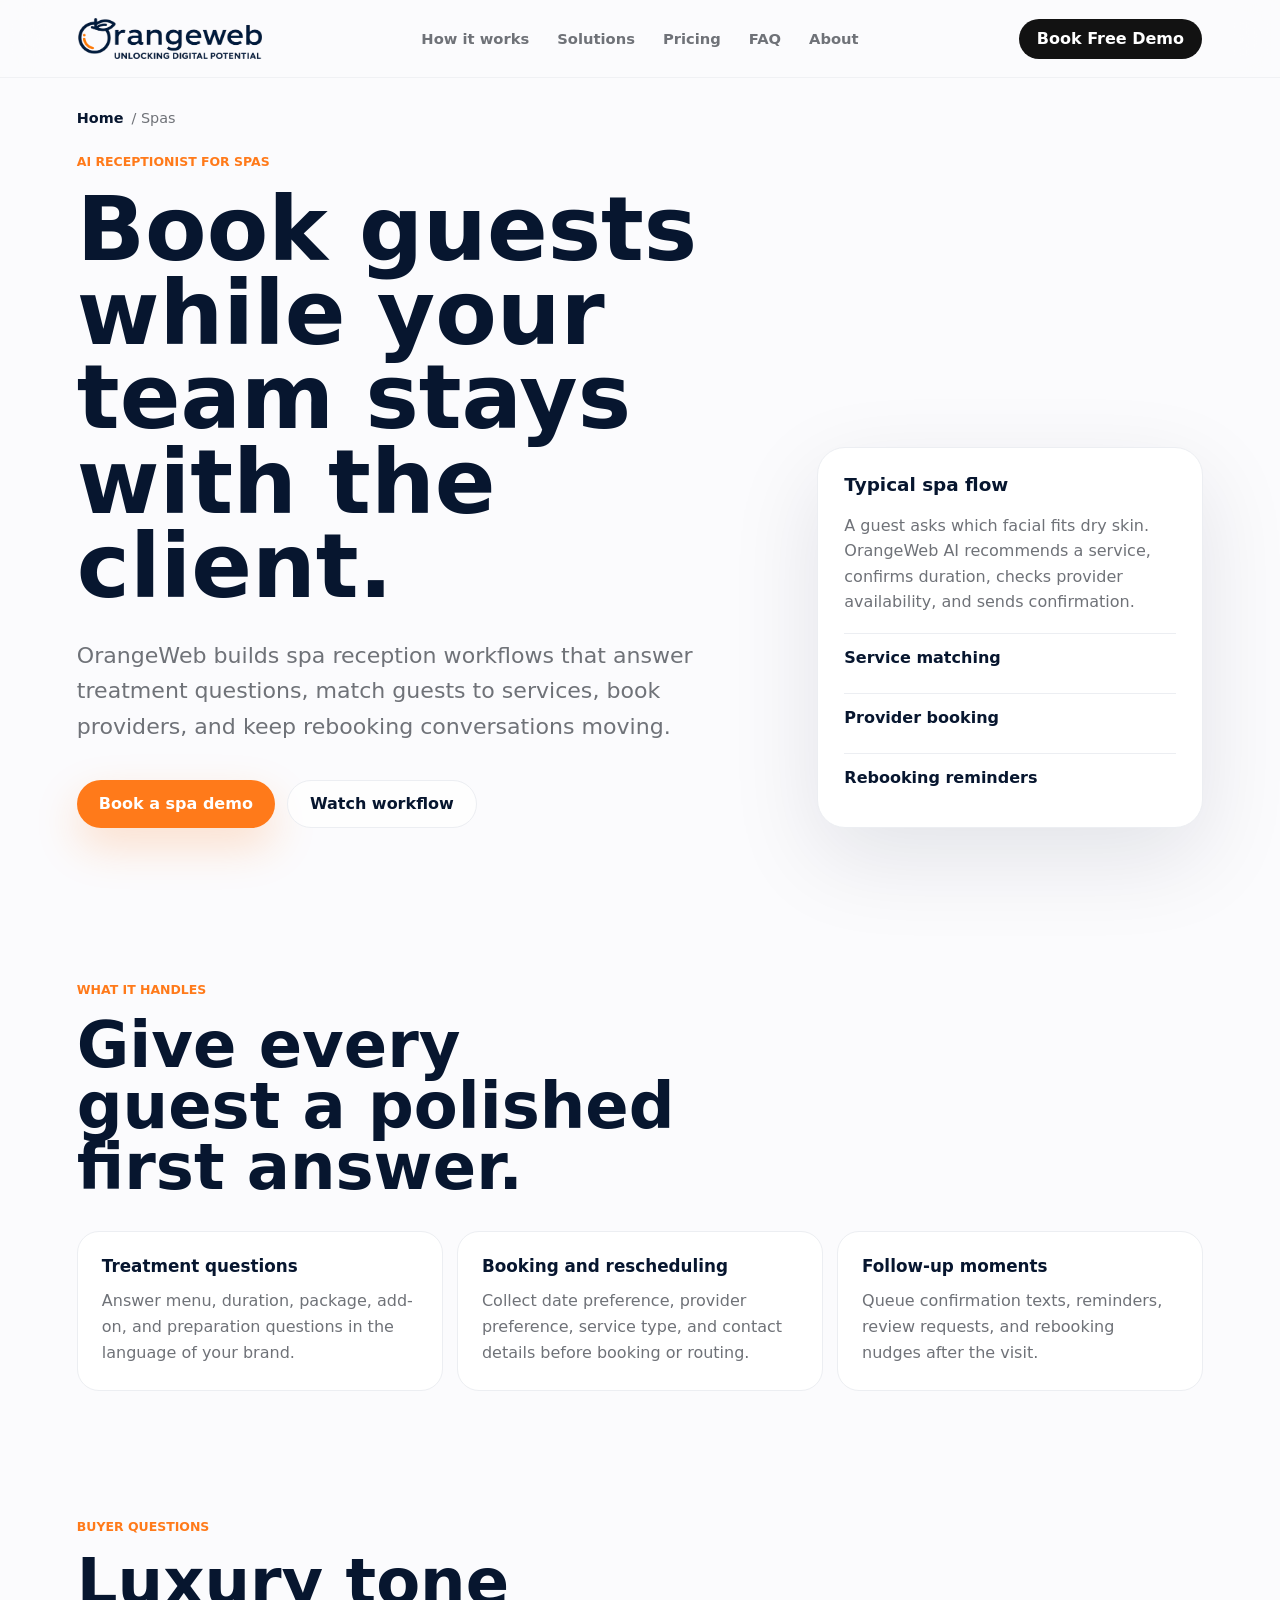
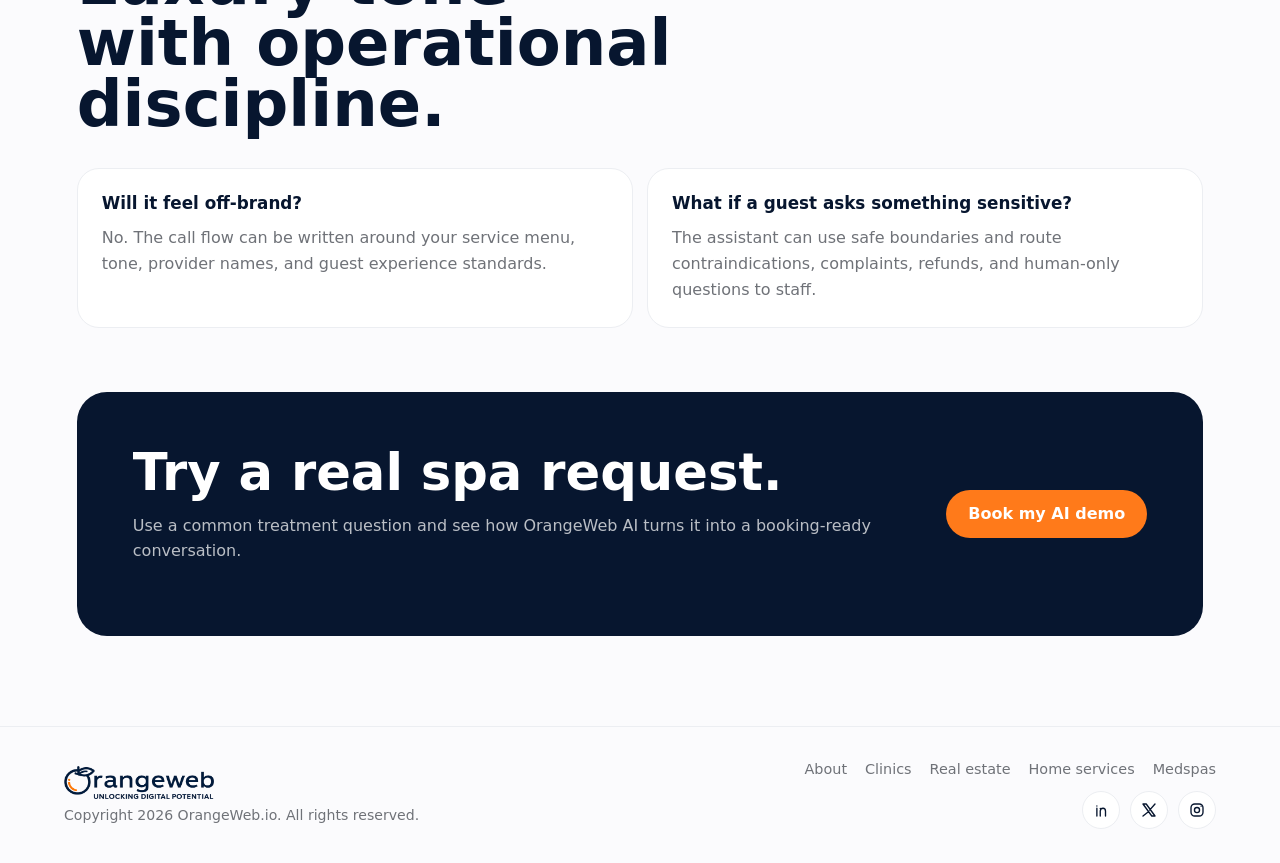
<file: ai-receptionist-for-spas.html>
<!doctype html>
<html lang="en">
  <head>
    <meta charset="utf-8">
    <meta name="viewport" content="width=device-width, initial-scale=1">
    <meta name="description" content="AI receptionist for spas that answers service questions, recommends treatments, books providers, handles rescheduling, and sends reminders.">
    <meta name="robots" content="index,follow,max-image-preview:large">
    <meta name="theme-color" content="#ff7a1a">
    <link rel="canonical" href="https://orangeweb.io/ai-receptionist-for-spas.html">
    <link rel="icon" href="./assets/favicon.svg" type="image/svg+xml">
    <meta property="og:type" content="website">
    <meta property="og:site_name" content="OrangeWeb.io">
    <meta property="og:title" content="AI Receptionist for Spas | OrangeWeb.io">
    <meta property="og:description" content="Turn treatment questions, missed calls, and rescheduling requests into clean spa bookings.">
    <meta property="og:url" content="https://orangeweb.io/ai-receptionist-for-spas.html">
    <meta property="og:image" content="https://orangeweb.io/assets/orangeweb-logo-io.png">
    <meta name="twitter:card" content="summary_large_image">
    <title>AI Receptionist for Spas | OrangeWeb.io</title>
    <link rel="stylesheet" href="./styles.css?v=20260625-form2">
    <script type="application/ld+json">
      {
        "@context": "https://schema.org",
        "@graph": [
          {
            "@type": "Service",
            "@id": "https://orangeweb.io/ai-receptionist-for-spas.html#service",
            "name": "AI receptionist for spas",
            "serviceType": "Spa booking and receptionist automation",
            "provider": { "@id": "https://orangeweb.io/#organization" },
            "url": "https://orangeweb.io/ai-receptionist-for-spas.html",
            "description": "AI receptionist workflow for spas that answers treatment questions, books providers, handles package questions, reschedules guests, and sends follow-up reminders."
          },
          {
            "@type": "BreadcrumbList",
            "@id": "https://orangeweb.io/ai-receptionist-for-spas.html#breadcrumb",
            "itemListElement": [
              { "@type": "ListItem", "position": 1, "name": "Home", "item": "https://orangeweb.io/" },
              { "@type": "ListItem", "position": 2, "name": "AI Receptionist for Spas", "item": "https://orangeweb.io/ai-receptionist-for-spas.html" }
            ]
          },
          {
            "@type": "FAQPage",
            "@id": "https://orangeweb.io/ai-receptionist-for-spas.html#faq",
            "mainEntity": [
              {
                "@type": "Question",
                "name": "Can an AI receptionist recommend spa services?",
                "acceptedAnswer": { "@type": "Answer", "text": "Yes. OrangeWeb can build the assistant around your treatment menu, durations, providers, contraindication boundaries, and package rules." }
              },
              {
                "@type": "Question",
                "name": "Can it help reduce missed spa bookings?",
                "acceptedAnswer": { "@type": "Answer", "text": "Yes. The receptionist can answer during busy treatment hours, capture booking intent, send links or confirmations, and queue staff follow-up when needed." }
              }
            ]
          }
        ]
      }
    </script>
  </head>
  <body>
    <header class="nav">
      <a class="logo" href="./index.html" aria-label="OrangeWeb home"><img src="./assets/orangeweb-logo-io.png?v=20260625-logo1" alt="OrangeWeb" width="225" height="65"></a>
      <nav aria-label="Main navigation"><a href="./index.html#how-it-works">How it works</a><a href="./index.html#solutions">Solutions</a><a href="./index.html#pricing">Pricing</a><a href="./index.html#faq">FAQ</a><a href="./about.html">About</a></nav>
      <a class="nav-button" href="./index.html#brief">Book Free Demo</a>
      <div class="mobile-menu"><button class="mobile-menu-trigger" type="button" aria-label="Open menu" aria-expanded="false"><svg viewBox="0 0 24 24" aria-hidden="true"><path d="M4 7h16M4 12h16M4 17h16"></path></svg></button><nav aria-label="Mobile navigation"><a href="./index.html#how-it-works">How it works</a><a href="./index.html#solutions">Solutions</a><a href="./index.html#pricing">Pricing</a><a href="./index.html#faq">FAQ</a><a href="./about.html">About</a><a href="./index.html#brief">Book Free Demo</a></nav></div>
    </header>
    <main class="solution-main">
      <section class="solution-hero">
        <div>
          <p class="breadcrumb"><a href="./index.html">Home</a> / Spas</p>
          <p class="label">AI receptionist for spas</p>
          <h1>Book guests while your team stays with the client.</h1>
          <p class="subhead">OrangeWeb builds spa reception workflows that answer treatment questions, match guests to services, book providers, and keep rebooking conversations moving.</p>
          <div class="actions"><a class="button primary" href="./index.html#brief">Book a spa demo</a><a class="button ghost" href="./index.html#how-it-works">Watch workflow</a></div>
        </div>
        <aside class="signal-panel">
          <strong>Typical spa flow</strong>
          <p>A guest asks which facial fits dry skin. OrangeWeb AI recommends a service, confirms duration, checks provider availability, and sends confirmation.</p>
          <ul><li>Service matching</li><li>Provider booking</li><li>Rebooking reminders</li></ul>
        </aside>
      </section>
      <section class="solution-section">
        <div class="section-copy"><p class="label">What it handles</p><h2>Give every guest a polished first answer.</h2></div>
        <div class="solution-grid">
          <article><span>Treatment questions</span><p>Answer menu, duration, package, add-on, and preparation questions in the language of your brand.</p></article>
          <article><span>Booking and rescheduling</span><p>Collect date preference, provider preference, service type, and contact details before booking or routing.</p></article>
          <article><span>Follow-up moments</span><p>Queue confirmation texts, reminders, review requests, and rebooking nudges after the visit.</p></article>
        </div>
      </section>
      <section class="solution-section">
        <div class="section-copy"><p class="label">Buyer questions</p><h2>Luxury tone with operational discipline.</h2></div>
        <div class="answer-grid">
          <article><span>Will it feel off-brand?</span><p>No. The call flow can be written around your service menu, tone, provider names, and guest experience standards.</p></article>
          <article><span>What if a guest asks something sensitive?</span><p>The assistant can use safe boundaries and route contraindications, complaints, refunds, and human-only questions to staff.</p></article>
        </div>
      </section>
      <aside class="mini-cta"><div><h2>Try a real spa request.</h2><p>Use a common treatment question and see how OrangeWeb AI turns it into a booking-ready conversation.</p></div><a class="button" href="./index.html#brief">Book my AI demo</a></aside>
    </main>
    <footer>
      <div class="footer-brand"><img src="./assets/orangeweb-logo-io.png?v=20260625-logo1" alt="OrangeWeb" width="180" height="52"><span>Copyright 2026 OrangeWeb.io. All rights reserved.</span></div>
      <div class="footer-stack">
        <nav class="footer-links" aria-label="Footer navigation"><a href="./about.html">About</a><a href="./ai-receptionist-for-clinics.html">Clinics</a><a href="./ai-receptionist-for-real-estate.html">Real estate</a><a href="./ai-receptionist-for-home-services.html">Home services</a><a href="./ai-receptionist-for-medspas.html">Medspas</a></nav>
        <nav class="social-links" aria-label="Social media"><a href="https://www.linkedin.com/company/orangeweb-io" aria-label="LinkedIn"><svg viewBox="0 0 24 24" aria-hidden="true"><path d="M6.5 9.5V20M6.5 6.5v.1M11 20v-6.2c0-2.6 1.5-4.2 3.7-4.2 2.1 0 3.3 1.4 3.3 4.1V20M11 10h.1"></path></svg></a><a href="https://x.com/orangeweb_io" aria-label="X"><svg viewBox="0 0 24 24" aria-hidden="true"><path d="m4 4 11.7 16H20L8.3 4H4Zm16 0-7.2 8.1M11.2 14.3 4 20"></path></svg></a><a href="https://www.instagram.com/orangeweb.io" aria-label="Instagram"><svg viewBox="0 0 24 24" aria-hidden="true"><rect x="4" y="4" width="16" height="16" rx="5"></rect><circle cx="12" cy="12" r="3.4"></circle><path d="M17.5 6.8v.1"></path></svg></a></nav>
      </div>
    </footer>
    <script src="./site.js?v=20260625-form2"></script>
  </body>
</html>
</file>
<file: styles.css>
:root {
  --orange: #ff7a1a;
  --orange-soft: #fff2e8;
  --navy: #07162f;
  --ink: #121212;
  --muted: #6f7278;
  --line: #eceef2;
  --paper: #fbfbfd;
  --white: #ffffff;
  --shadow: 0 30px 90px rgba(7, 22, 47, 0.1);
}

* {
  box-sizing: border-box;
}

[hidden] {
  display: none !important;
}

html {
  scroll-behavior: smooth;
}

section[id] {
  scroll-margin-top: 0;
}

body {
  margin: 0;
  min-width: 320px;
  font-family: Inter, ui-sans-serif, system-ui, -apple-system, BlinkMacSystemFont, "Segoe UI", sans-serif;
  background: var(--paper);
  color: var(--ink);
  overflow-x: hidden;
}

a {
  color: inherit;
  text-decoration: none;
}

button,
input,
select {
  font: inherit;
}

#scene {
  position: absolute;
  inset: 0;
  width: 100%;
  height: 100%;
  cursor: grab;
  pointer-events: auto;
}

#scene.is-dragging {
  cursor: grabbing;
}

.nav {
  position: fixed;
  inset: 0 0 auto;
  z-index: 20;
  display: grid;
  grid-template-columns: 1fr auto 1fr;
  align-items: center;
  gap: 24px;
  padding: 18px max(clamp(22px, 4vw, 28px), (100% - 1180px) / 2 + clamp(22px, 4vw, 28px));
  background: rgba(251, 251, 253, 0.72);
  border-bottom: 1px solid rgba(236, 238, 242, 0.72);
  backdrop-filter: blur(22px);
}

.logo {
  display: inline-flex;
  width: max-content;
}

.logo img {
  display: block;
  width: 184px;
  max-width: 100%;
  height: auto;
}

.nav nav {
  display: flex;
  gap: 28px;
  color: var(--muted);
  font-size: 0.92rem;
  font-weight: 650;
}
.nav nav a {
  transition: color 0.2s ease;
}

.nav nav a:hover {
  color: var(--navy);
}

.nav nav a.active {
  color: var(--orange);
  font-weight: 760;
}

.nav-button {
  justify-self: end;
  display: inline-flex;
  align-items: center;
  justify-content: center;
  min-height: 40px;
  padding: 0 18px;
  border-radius: 999px;
  background: var(--ink);
  color: white;
  font-weight: 760;
}

.mobile-menu {
  display: none;
  position: relative;
  justify-self: end;
  width: 42px;
  z-index: 30;
}

.mobile-menu-trigger {
  width: 42px;
  height: 42px;
  display: grid;
  place-items: center;
  border: 1px solid rgba(255, 122, 26, 0.16);
  border-radius: 999px;
  background: rgba(255, 255, 255, 0.82);
  color: var(--orange);
  box-shadow: 0 12px 28px rgba(255, 122, 26, 0.08);
  cursor: pointer;
  transition: background-color 0.2s ease, border-color 0.2s ease;
}

.mobile-menu-trigger:hover {
  background: rgba(255, 255, 255, 0.95);
  border-color: rgba(255, 122, 26, 0.3);
}

.mobile-menu svg {
  width: 20px;
  height: 20px;
  fill: none;
  stroke: currentColor;
  stroke-width: 2;
  stroke-linecap: round;
}

.mobile-menu svg path {
  transition: transform 0.25s cubic-bezier(0.4, 0, 0.2, 1), opacity 0.25s ease;
}

.mobile-menu.is-open .line-1 {
  transform: translateY(5px) rotate(45deg);
  transform-origin: 12px 7px;
}

.mobile-menu.is-open .line-2 {
  opacity: 0;
}

.mobile-menu.is-open .line-3 {
  transform: translateY(-5px) rotate(-45deg);
  transform-origin: 12px 17px;
}

.mobile-menu nav {
  position: absolute;
  top: calc(100% + 12px);
  right: 0;
  min-width: min(260px, calc(100vw - 36px));
  display: none;
  gap: 4px;
  padding: 10px;
  border: 1px solid var(--line);
  border-radius: 20px;
  background: rgba(255, 255, 255, 0.96);
  box-shadow: var(--shadow);
  backdrop-filter: blur(22px);
}

.mobile-menu.is-open nav {
  display: grid;
}

.mobile-menu nav a {
  display: flex;
  align-items: center;
  min-height: 44px;
  padding: 0 12px;
  border-radius: 12px;
  color: var(--navy);
  font-weight: 760;
  transition: background-color 0.2s ease, color 0.2s ease;
}

.mobile-menu nav a.active {
  background: var(--orange-soft);
  color: var(--orange);
}

.mobile-menu nav a:hover {
  background: var(--orange-soft);
  color: var(--orange);
}

.hero {
  min-height: auto;
  display: grid;
  grid-template-columns: minmax(0, 1fr) minmax(400px, 620px);
  gap: clamp(30px, 5vw, 72px);
  align-items: start;
  padding: 122px clamp(22px, 6vw, 88px) 76px;
}

.hero-content {
  max-width: 760px;
}

.label {
  margin: 0 0 18px;
  color: var(--orange);
  font-size: 0.78rem;
  font-weight: 800;
  letter-spacing: 0;
  text-transform: uppercase;
}

h1,
h2,
h3 {
  text-wrap: balance;
}

p {
  overflow-wrap: break-word;
}

h1 {
  margin: 0;
  color: var(--navy);
  font-size: clamp(3.2rem, 4.5vw, 5rem);
  line-height: 0.94;
  letter-spacing: 0;
}

.hero-title span {
  display: block;
}

h2 {
  margin: 0;
  color: var(--navy);
  font-size: clamp(2.4rem, 5vw, 5.8rem);
  line-height: 0.96;
  letter-spacing: 0;
}

h3 {
  margin: 0;
  color: var(--navy);
  font-size: clamp(2rem, 3.5vw, 4rem);
  line-height: 1;
  letter-spacing: 0;
}

.compact-heading {
  font-size: clamp(2rem, 3.4vw, 3.8rem);
  line-height: 1.02;
}

.subhead {
  max-width: 660px;
  margin: 30px 0 0;
  color: var(--muted);
  font-size: clamp(1.12rem, 2vw, 1.38rem);
  line-height: 1.6;
}

.actions {
  display: flex;
  flex-wrap: wrap;
  gap: 12px;
  margin-top: 36px;
}

.button {
  display: inline-flex;
  align-items: center;
  justify-content: center;
  min-height: 48px;
  padding: 0 22px;
  border-radius: 999px;
  border: 0;
  font-weight: 780;
  cursor: pointer;
}

.primary {
  background: var(--orange);
  color: white;
  box-shadow: 0 18px 44px rgba(255, 122, 26, 0.22);
}

.ghost {
  background: rgba(255, 255, 255, 0.78);
  color: var(--navy);
  border: 1px solid var(--line);
}

.product-stage {
  display: grid;
  place-items: center;
  min-height: 640px;
  position: relative;
  justify-self: center;
  width: 100%;
}

.product-stage::before {
  position: absolute;
  inset: 14% 0 12%;
  z-index: -1;
  content: "";
  border-radius: 999px;
  background: radial-gradient(circle, rgba(255, 122, 26, 0.16), transparent 18rem);
  filter: blur(12px);
}

.device {
  display: none;
}

.globe-stage {
  position: relative;
  width: min(45vw, 700px);
  aspect-ratio: 1;
  border-radius: 50%;
}

.globe-stage p {
  position: absolute;
  left: 50%;
  bottom: -18px;
  width: max-content;
  margin: 0;
  color: var(--muted);
  font-size: 0.82rem;
  transform: translateX(-50%);
}

.device-top {
  display: grid;
  grid-template-columns: auto 1fr auto;
  gap: 12px;
  align-items: center;
  padding: 18px 20px;
  border-bottom: 1px solid var(--line);
}

.device-top span {
  width: 12px;
  height: 12px;
  border-radius: 50%;
  background: var(--orange);
  box-shadow: 0 0 24px rgba(255, 122, 26, 0.55);
}

.device-top strong {
  color: var(--navy);
}

.device-top em {
  color: var(--orange);
  font-size: 0.82rem;
  font-style: normal;
  font-weight: 800;
}

.message-list {
  display: grid;
  gap: 12px;
  padding: 18px;
}

.message-list p {
  margin: 0;
  padding: 16px;
  border-radius: 20px;
  background: #f5f6f8;
  color: #3f444b;
  line-height: 1.5;
}

.message-list p:nth-child(even) {
  background: var(--orange-soft);
}

.message-list b {
  display: block;
  margin-bottom: 5px;
  color: var(--navy);
}

.status-row {
  display: grid;
  grid-template-columns: repeat(3, 1fr);
  border-top: 1px solid var(--line);
}

.status-row span {
  padding: 16px;
  color: var(--muted);
  border-right: 1px solid var(--line);
  font-size: 0.88rem;
}

.status-row span:last-child {
  border-right: 0;
}

.status-row b {
  display: block;
  margin-bottom: 3px;
  color: var(--orange);
}

.live-test-call {
  max-width: 1180px;
  margin: 0 auto;
  padding: clamp(54px, 7vw, 90px) clamp(22px, 4vw, 28px);
  display: grid;
  grid-template-columns: minmax(0, 0.95fr) minmax(320px, 1.05fr);
  gap: clamp(24px, 5vw, 64px);
  align-items: center;
}

.live-test-copy h2 {
  font-size: clamp(2.3rem, 5vw, 4.8rem);
}

.live-test-copy p:not(.label) {
  max-width: 620px;
  color: var(--muted);
  font-size: 1.12rem;
  line-height: 1.68;
}

.live-test-actions {
  display: flex;
  flex-wrap: wrap;
  gap: 14px;
  align-items: center;
  margin-top: 28px;
}

#home-call-status {
  color: var(--muted);
  font-weight: 760;
}

.live-call-card {
  position: relative;
  min-height: 440px;
  overflow: hidden;
  border: 1px solid rgba(255, 122, 26, 0.18);
  border-radius: 36px;
  background:
    radial-gradient(circle at 50% 34%, rgba(255, 122, 26, 0.24), transparent 32%),
    linear-gradient(145deg, rgba(255,255,255,.96), rgba(255,242,232,.74));
  box-shadow: 0 30px 90px rgba(255, 122, 26, 0.14), 0 20px 70px rgba(7, 22, 47, 0.07);
}

.live-call-top {
  display: flex;
  align-items: center;
  gap: 12px;
  padding: 20px 22px;
  border-bottom: 1px solid rgba(255, 122, 26, 0.14);
  color: var(--navy);
}

.live-call-top span {
  width: 12px;
  height: 12px;
  border-radius: 50%;
  background: #22c55e;
  box-shadow: 0 0 24px rgba(34, 197, 94, 0.6);
}

.live-call-top em {
  margin-left: auto;
  color: var(--orange);
  font-size: .78rem;
  font-style: normal;
  font-weight: 850;
  text-transform: uppercase;
}

.live-call-orb {
  position: relative;
  display: grid;
  place-items: center;
  width: 180px;
  height: 180px;
  margin: 34px auto 20px;
  border-radius: 50%;
  background: linear-gradient(145deg, #ff9a3d, #ff6b00);
  box-shadow: 0 28px 70px rgba(255, 122, 26, .28);
}

.live-call-orb::before {
  content: '';
  width: 62px;
  height: 62px;
  border-radius: 50%;
  background: #fff;
  box-shadow: inset 0 0 0 12px rgba(255,122,26,.14);
}

.live-call-orb i {
  position: absolute;
  bottom: 38px;
  width: 8px;
  border-radius: 99px;
  background: #fff;
  animation: liveWave 1s ease-in-out infinite;
}

.live-call-orb i:nth-child(1) { height: 24px; transform: translateX(-22px); }
.live-call-orb i:nth-child(2) { height: 40px; animation-delay: .12s; }
.live-call-orb i:nth-child(3) { height: 28px; transform: translateX(22px); animation-delay: .24s; }

[data-call-state='idle'] .live-call-orb i,
[data-call-state='ended'] .live-call-orb i,
[data-call-state='error'] .live-call-orb i {
  animation-play-state: paused;
}

@keyframes liveWave {
  0%, 100% { transform: translateY(8px) scaleY(.55); opacity: .66; }
  50% { transform: translateY(0) scaleY(1); opacity: 1; }
}

.home-call-transcript {
  width: min(86%, 460px);
  min-height: 122px;
  margin: 0 auto 30px;
  padding: 16px;
  border: 1px solid rgba(7, 22, 47, 0.08);
  border-radius: 22px;
  background: rgba(255,255,255,.78);
  color: var(--muted);
  box-shadow: 0 14px 40px rgba(7, 22, 47, 0.05);
}

.home-call-transcript p {
  margin: 0;
  line-height: 1.5;
}

.home-call-transcript p + p {
  margin-top: 12px;
}

.home-call-transcript b {
  display: block;
  color: var(--orange);
  font-size: .78rem;
  text-transform: uppercase;
}

.home-call-transcript .user b {
  color: var(--navy);
}

.metrics,
.section,
.comparison,
.demo-theatre,
.feature-section,
.use-cases,
.workflow,
.pricing,
.faq,
.brief {
  max-width: 1180px;
  margin: 0 auto;
  padding: clamp(48px, 6vw, 76px) clamp(22px, 4vw, 28px);
}

.metrics {
  display: grid;
  grid-template-columns: repeat(3, 1fr);
  gap: 16px;
  padding-top: 0;
}

.metrics article,
.pain-list article,
.compare-grid article,
.feature-grid article,
.case-card,
.steps article,
.pricing-grid article,
.theatre,
.faq-list details,
.brief {
  border: 1px solid var(--line);
  border-radius: 28px;
  background: rgba(255, 255, 255, 0.8);
  box-shadow: 0 18px 60px rgba(7, 22, 47, 0.05);
}

.metrics article {
  padding: 28px;
}

.metrics strong {
  display: block;
  color: var(--navy);
  font-size: 2rem;
  line-height: 1;
}

.metrics span {
  display: block;
  margin-top: 10px;
  color: var(--muted);
  line-height: 1.45;
}

.section {
  display: grid;
  grid-template-columns: 0.86fr 1.14fr;
  gap: clamp(28px, 6vw, 72px);
  align-items: start;
}

.section-copy {
  max-width: 760px;
}

.section-copy p:not(.label),
.brief p {
  color: var(--muted);
  font-size: 1.08rem;
  line-height: 1.68;
}

.centered {
  margin: 0 auto 34px;
  text-align: center;
}

.pain-list,
.steps {
  display: grid;
  gap: 14px;
}

.pain-list article,
.steps article {
  padding: 26px;
}

.pain-list span,
.steps span {
  display: block;
  color: var(--navy);
  font-size: 1.2rem;
  font-weight: 820;
}

.pain-list p,
.steps p,
.case-card p {
  margin-bottom: 0;
  color: var(--muted);
  line-height: 1.6;
}

.compare-grid {
  display: grid;
  grid-template-columns: repeat(2, minmax(0, 1fr));
  gap: 16px;
}

.compare-grid article {
  padding: clamp(24px, 4vw, 38px);
}

.compare-grid .with-ai {
  border-color: rgba(255, 122, 26, 0.34);
  background: linear-gradient(180deg, #fffaf6, rgba(255, 255, 255, 0.9));
}

.compare-grid span,
.feature-grid span,
.pricing-grid > article > span {
  display: block;
  color: var(--navy);
  font-size: 1.12rem;
  font-weight: 840;
}

.compare-grid ul,
.feature-grid ul,
.pricing-grid ul {
  display: grid;
  gap: 12px;
  margin: 20px 0 0;
  padding: 0;
  list-style: none;
}

.compare-grid li,
.pricing-grid li {
  position: relative;
  padding-left: 24px;
  color: var(--muted);
  line-height: 1.55;
}

.compare-grid li::before,
.pricing-grid li::before {
  position: absolute;
  left: 0;
  top: 0.6em;
  width: 8px;
  height: 8px;
  border-radius: 50%;
  background: var(--orange);
  content: "";
}

.feature-grid {
  display: grid;
  grid-template-columns: repeat(3, minmax(0, 1fr));
  gap: 14px;
}

.feature-grid article {
  padding: 24px;
}

.feature-grid i {
  width: 44px;
  height: 44px;
  display: grid;
  place-items: center;
  margin-bottom: 28px;
  border-radius: 15px;
  background: var(--orange-soft);
  color: var(--orange);
}

.feature-grid svg {
  width: 22px;
  height: 22px;
  fill: none;
  stroke: currentColor;
  stroke-width: 1.9;
  stroke-linecap: round;
  stroke-linejoin: round;
}

.feature-grid p {
  margin: 12px 0 0;
  color: var(--muted);
  line-height: 1.62;
}

.selector {
  display: flex;
  flex-wrap: wrap;
  justify-content: center;
  gap: 8px;
  margin-bottom: 18px;
}

.selector button {
  min-height: 42px;
  padding: 0 16px;
  border: 1px solid var(--line);
  border-radius: 999px;
  background: rgba(255, 255, 255, 0.75);
  color: var(--muted);
  font-weight: 760;
  cursor: pointer;
}

.selector button.active {
  border-color: var(--orange);
  background: var(--orange);
  color: white;
}

.theatre {
  display: grid;
  grid-template-columns: minmax(0, 1.3fr) minmax(280px, 0.7fr);
  gap: 18px;
  padding: 18px;
}

.video-frame {
  min-height: 470px;
  border-radius: 24px;
  background:
    radial-gradient(circle at 78% 22%, rgba(255, 122, 26, 0.18), transparent 18rem),
    linear-gradient(145deg, #0b1427, #111827);
  color: white;
  overflow: hidden;
  box-shadow: inset 0 1px 0 rgba(255, 255, 255, 0.08);
}

.recording-bar {
  display: grid;
  grid-template-columns: auto 1fr auto auto;
  align-items: center;
  gap: 12px;
  padding: 16px 18px;
  border-bottom: 1px solid rgba(255, 255, 255, 0.1);
}

.recording-bar span {
  width: 10px;
  height: 10px;
  border-radius: 50%;
  background: #ff4438;
  box-shadow: 0 0 18px rgba(255, 68, 56, 0.7);
}

.recording-bar em {
  color: rgba(255, 255, 255, 0.58);
  font-style: normal;
  font-size: 0.84rem;
}

.audio-toggle {
  width: 34px;
  height: 34px;
  display: inline-grid;
  place-items: center;
  border: 1px solid rgba(255, 255, 255, 0.12);
  border-radius: 999px;
  background: rgba(255, 255, 255, 0.06);
  color: rgba(255, 255, 255, 0.86);
  cursor: pointer;
  transition: background 180ms ease, border-color 180ms ease, color 180ms ease, transform 180ms ease;
}

.audio-toggle:hover {
  background: rgba(255, 255, 255, 0.12);
  border-color: rgba(255, 255, 255, 0.24);
  transform: translateY(-1px);
}

.audio-toggle:focus-visible {
  outline: 2px solid rgba(255, 122, 26, 0.72);
  outline-offset: 3px;
}

.audio-icon {
  width: 17px;
  height: 17px;
  fill: none;
  stroke: currentColor;
  stroke-width: 1.9;
  stroke-linecap: round;
  stroke-linejoin: round;
}

.audio-toggle .icon-muted {
  display: none;
}

.audio-toggle.is-muted {
  color: rgba(255, 255, 255, 0.54);
}

.audio-toggle.is-muted .icon-volume {
  display: none;
}

.audio-toggle.is-muted .icon-muted {
  display: block;
}

.screen-grid {
  display: grid;
  grid-template-columns: minmax(0, 1fr) 76px minmax(0, 1fr);
  gap: 16px;
  align-items: center;
  padding: clamp(18px, 4vw, 38px);
}

.screen {
  min-height: 320px;
  padding: 22px;
  border: 1px solid rgba(255, 255, 255, 0.12);
  border-radius: 22px;
  background: rgba(255, 255, 255, 0.08);
  backdrop-filter: blur(20px);
}

.screen small {
  display: block;
  margin-bottom: 28px;
  color: rgba(255, 255, 255, 0.55);
  font-weight: 800;
  text-transform: uppercase;
}

.screen p,
.system-row {
  margin: 0 0 12px;
  padding: 14px;
  border-radius: 16px;
  background: rgba(255, 255, 255, 0.1);
  line-height: 1.5;
}

.screen > p:nth-of-type(2) {
  background: rgba(255, 122, 26, 0.18);
}

.transcript-window {
  position: relative;
  height: 248px;
  overflow: hidden;
  border-radius: 18px;
}

.transcript-window::before,
.transcript-window::after {
  position: absolute;
  left: 0;
  right: 0;
  z-index: 2;
  height: 44px;
  content: "";
  pointer-events: none;
}

.transcript-window::before {
  top: 0;
  background: linear-gradient(180deg, rgba(17, 24, 39, 0.92), transparent);
}

.transcript-window::after {
  bottom: 0;
  background: linear-gradient(0deg, rgba(17, 24, 39, 0.92), transparent);
}

.transcript-track {
  display: grid;
  gap: 10px;
  animation: transcript-scroll 16s linear infinite;
}

.transcript-line {
  display: grid;
  gap: 5px;
  margin: 0;
  padding: 13px 14px;
  border-radius: 16px;
  background: rgba(255, 255, 255, 0.1);
  line-height: 1.45;
}

.transcript-line.ai {
  background: rgba(255, 122, 26, 0.2);
}

.transcript-line b {
  color: rgba(255, 255, 255, 0.58);
  font-size: 0.72rem;
  text-transform: uppercase;
}

.transcript-line span {
  color: rgba(255, 255, 255, 0.9);
}

@keyframes transcript-scroll {
  0% {
    transform: translateY(0);
  }
  100% {
    transform: translateY(-50%);
  }
}

.transfer {
  display: grid;
  gap: 12px;
  justify-items: center;
}

.transfer i {
  width: 14px;
  height: 14px;
  border-radius: 50%;
  background: var(--orange);
  animation: transfer-pulse 1.8s ease-in-out infinite;
}

.transfer i:nth-child(2) {
  animation-delay: 0.2s;
}

.transfer i:nth-child(3) {
  animation-delay: 0.4s;
}

.system-row {
  display: grid;
  grid-template-columns: 38px minmax(0, 1fr);
  gap: 12px;
  align-items: center;
  opacity: 0.58;
  transform: translateY(8px) scale(0.98);
  animation: system-pop 5.4s ease-in-out infinite;
}

.system-row:nth-of-type(2) {
  animation-delay: 0.65s;
}

.system-row:nth-of-type(3) {
  animation-delay: 1.3s;
}

.system-row:nth-of-type(4) {
  animation-delay: 1.95s;
}

.system-row b {
  display: block;
  margin-bottom: 4px;
  color: #ffb077;
}

.system-row span {
  color: rgba(255, 255, 255, 0.82);
}

.system-icon {
  width: 38px;
  height: 38px;
  display: grid;
  place-items: center;
  border-radius: 13px;
  background: rgba(255, 122, 26, 0.18);
  color: #ffb077;
}

.system-icon svg {
  width: 19px;
  height: 19px;
  fill: none;
  stroke: currentColor;
  stroke-width: 1.9;
  stroke-linecap: round;
  stroke-linejoin: round;
}

@keyframes system-pop {
  0%,
  18% {
    opacity: 0.55;
    transform: translateY(8px) scale(0.98);
  }
  28%,
  62% {
    opacity: 1;
    transform: translateY(0) scale(1);
  }
  82%,
  100% {
    opacity: 0.58;
    transform: translateY(4px) scale(0.99);
  }
}

.storyboard {
  display: grid;
  align-content: center;
  padding: 24px;
  border-radius: 22px;
  background: #f5f6f8;
}

.storyboard p:last-child {
  margin: 0;
  color: var(--muted);
  line-height: 1.65;
}

.case-card {
  display: grid;
  grid-template-columns: minmax(0, 1fr) 320px;
  gap: 32px;
  padding: clamp(28px, 5vw, 56px);
}

.case-card ul {
  display: grid;
  gap: 12px;
  align-content: center;
  margin: 0;
  padding: 0;
  list-style: none;
}

.case-card li {
  padding: 16px 18px;
  border-radius: 18px;
  background: #f5f6f8;
  color: var(--navy);
  font-weight: 760;
}

.case-link {
  justify-self: start;
  align-self: end;
  display: inline-flex;
  align-items: center;
  justify-content: center;
  min-height: 44px;
  padding: 0 18px;
  border-radius: 999px;
  background: var(--orange);
  color: white;
  font-weight: 780;
  box-shadow: 0 14px 30px rgba(255, 122, 26, 0.18);
  transition: background 180ms ease, transform 180ms ease;
}

.case-link:hover {
  background: #ff6810;
  transform: translateY(-1px);
}

.workflow .section-copy {
  margin-bottom: 32px;
}

.steps {
  grid-template-columns: repeat(3, 1fr);
}

.steps b {
  display: grid;
  place-items: center;
  width: 38px;
  height: 38px;
  margin-bottom: 34px;
  border-radius: 50%;
  background: var(--orange-soft);
  color: var(--orange);
}

.pricing-grid {
  display: grid;
  grid-template-columns: repeat(3, 1fr);
  gap: 16px;
}

.pricing-grid article {
  position: relative;
  display: grid;
  align-content: start;
  padding: clamp(22px, 3vw, 28px);
}

.pricing-grid .popular {
  border-color: rgba(255, 122, 26, 0.42);
  box-shadow: 0 30px 80px rgba(255, 122, 26, 0.12);
}

.pricing-grid em {
  justify-self: start;
  margin-bottom: 18px;
  padding: 7px 10px;
  border-radius: 999px;
  background: var(--orange-soft);
  color: var(--orange);
  font-size: 0.78rem;
  font-style: normal;
  font-weight: 820;
}

.pricing-grid strong {
  display: block;
  margin: 18px 0 12px;
  color: var(--navy);
  font-size: clamp(2rem, 3.2vw, 2.8rem);
  line-height: 1;
}

.pricing-grid strong span {
  color: var(--muted);
  font-size: 1rem;
  font-weight: 720;
}

.pricing-grid p {
  margin: 0;
  color: var(--muted);
  font-size: 0.94rem;
  line-height: 1.62;
}

.pricing-grid li {
  font-size: 0.92rem;
}

.pricing-grid a {
  justify-self: start;
  display: inline-flex;
  align-items: center;
  justify-content: center;
  min-height: 42px;
  margin-top: 24px;
  padding: 0 17px;
  border-radius: 999px;
  background: var(--orange);
  color: white;
  font-weight: 780;
  box-shadow: 0 14px 30px rgba(255, 122, 26, 0.18);
}

.faq-list {
  display: grid;
  gap: 12px;
}

.faq-list details {
  padding: 24px 28px;
}

.faq-list summary {
  color: var(--navy);
  font-size: 1.15rem;
  font-weight: 820;
  cursor: pointer;
}

.faq-list p {
  max-width: 840px;
  color: var(--muted);
  line-height: 1.65;
}

@keyframes transfer-pulse {
  0%,
  100% {
    transform: translateX(-18px) scale(0.8);
    opacity: 0.35;
  }
  50% {
    transform: translateX(18px) scale(1);
    opacity: 1;
  }
}

.brief {
  display: grid;
  grid-template-columns: minmax(0, 1fr) minmax(320px, 0.9fr);
  gap: clamp(22px, 4vw, 42px);
  align-items: start;
  padding: clamp(30px, 4vw, 44px);
  margin: -40px auto 80px;
}

.brief .label {
  margin-bottom: 14px;
}

.brief h2 {
  max-width: 640px;
  font-size: clamp(2.05rem, 4vw, 4.1rem);
}

.brief p {
  max-width: 580px;
}

.brief-form {
  display: grid;
  gap: 13px;
  align-self: center;
  width: min(100%, 540px);
  justify-self: end;
}

.brief-form label {
  display: grid;
  gap: 8px;
  color: var(--muted);
  font-size: 0.88rem;
  font-weight: 760;
}

.brief-form input,
.brief-form select {
  min-height: 46px;
  width: 100%;
  padding: 0 14px;
  border: 1px solid var(--line);
  border-radius: 14px;
  background: white;
  color: var(--navy);
}

.brief-form button {
  justify-self: start;
  display: inline-flex;
  align-items: center;
  justify-content: center;
  min-height: 42px;
  width: auto;
  padding: 0 17px;
  border: 0;
  border-radius: 999px;
  background: var(--orange);
  color: white;
  font-size: 0.95rem;
  font-weight: 780;
  cursor: pointer;
  box-shadow: 0 14px 30px rgba(255, 122, 26, 0.18);
  transition: box-shadow 180ms ease, transform 180ms ease;
}

.brief-form button:hover {
  box-shadow: 0 18px 36px rgba(255, 122, 26, 0.22);
  transform: translateY(-1px);
}

.form-note {
  grid-column: 2;
  margin: -10px 0 0;
  color: var(--orange);
  font-size: 0.92rem;
  font-weight: 760;
}

.solution-main {
  padding-top: 86px;
}

.breadcrumb {
  display: flex;
  flex-wrap: wrap;
  gap: 8px;
  margin: 0 0 28px;
  color: var(--muted);
  font-size: 0.9rem;
}

.breadcrumb a {
  color: var(--navy);
  font-weight: 760;
}

.solution-hero {
  display: grid;
  grid-template-columns: minmax(0, 0.95fr) minmax(320px, 0.55fr);
  gap: clamp(28px, 6vw, 74px);
  align-items: end;
  padding: 24px clamp(22px, 6vw, 88px) clamp(46px, 7vw, 90px);
}

.solution-hero h1 {
  max-width: 980px;
  font-size: clamp(3.4rem, 7vw, 7.6rem);
}

.solution-hero .subhead {
  max-width: 760px;
}

.signal-panel {
  display: grid;
  gap: 18px;
  padding: 26px;
  border: 1px solid var(--line);
  border-radius: 28px;
  background: white;
  box-shadow: var(--shadow);
}

.signal-panel strong {
  color: var(--navy);
  font-size: 1.15rem;
}

.signal-panel p {
  margin: 0;
  color: var(--muted);
  line-height: 1.6;
}

.signal-panel ul,
.solution-list {
  display: grid;
  gap: 12px;
  margin: 0;
  padding: 0;
  list-style: none;
}

.signal-panel li,
.solution-list li {
  padding: 14px 0;
  border-top: 1px solid var(--line);
  color: var(--navy);
  font-weight: 760;
}

.solution-section {
  padding: clamp(32px, 5vw, 64px) clamp(22px, 6vw, 88px);
}

.solution-grid {
  display: grid;
  grid-template-columns: repeat(3, minmax(0, 1fr));
  gap: 14px;
  margin-top: 32px;
}

.solution-grid article,
.answer-grid article {
  padding: 24px;
  border: 1px solid var(--line);
  border-radius: 22px;
  background: white;
}

.solution-grid span,
.answer-grid span {
  display: block;
  margin-bottom: 12px;
  color: var(--navy);
  font-weight: 840;
  font-size: 1.05rem;
}

.solution-grid p,
.answer-grid p {
  margin: 0;
  color: var(--muted);
  line-height: 1.62;
}

.answer-grid {
  display: grid;
  grid-template-columns: repeat(2, minmax(0, 1fr));
  gap: 14px;
  margin-top: 32px;
}

.mini-cta {
  display: grid;
  grid-template-columns: minmax(0, 1fr) auto;
  gap: 24px;
  align-items: center;
  margin: 0 clamp(22px, 6vw, 88px) clamp(48px, 7vw, 90px);
  padding: clamp(30px, 5vw, 56px);
  border-radius: 30px;
  background: var(--navy);
  color: white;
}

.mini-cta h2 {
  color: white;
  font-size: clamp(2rem, 4vw, 4.4rem);
}

.mini-cta p {
  max-width: 760px;
  color: rgba(255, 255, 255, 0.72);
  line-height: 1.6;
}

.mini-cta .button {
  background: var(--orange);
  color: white;
}

.about-main {
  padding-top: 86px;
}

.about-hero {
  align-items: center;
  padding-top: 24px;
  padding-bottom: clamp(28px, 4vw, 48px);
}

.about-hero h1 {
  max-width: 820px;
  font-size: clamp(2.7rem, 5.6vw, 5.6rem);
  line-height: 0.98;
}

.about-hero .subhead {
  max-width: 680px;
  margin-top: 22px;
}

.about-section {
  padding-top: clamp(22px, 4vw, 42px);
  padding-bottom: clamp(22px, 4vw, 42px);
}

.about-heading {
  max-width: 760px;
  font-size: clamp(1.85rem, 3.2vw, 3.25rem);
  line-height: 1.06;
}

.value-strip,
.pain-map {
  display: grid;
  gap: 12px;
  margin-top: 24px;
}

.value-strip {
  grid-template-columns: repeat(3, minmax(0, 1fr));
}

.pain-map {
  grid-template-columns: repeat(2, minmax(0, 1fr));
}

.value-strip article,
.pain-map article {
  padding: 22px;
  border: 1px solid var(--line);
  border-radius: 20px;
  background: white;
}

.value-strip b {
  display: grid;
  place-items: center;
  width: 34px;
  height: 34px;
  margin-bottom: 18px;
  border-radius: 50%;
  background: var(--orange-soft);
  color: var(--orange);
}

.value-strip span,
.pain-map span {
  display: block;
  margin-bottom: 8px;
  color: var(--navy);
  font-weight: 840;
}

.value-strip p,
.pain-map p {
  margin: 0;
  color: var(--muted);
  line-height: 1.58;
}

.about-cta {
  margin-top: 10px;
}

.about-contact {
  display: grid;
  grid-template-columns: minmax(0, 0.85fr) minmax(320px, 0.7fr);
  gap: clamp(22px, 4vw, 42px);
  align-items: start;
  margin: 10px clamp(22px, 6vw, 88px) clamp(44px, 6vw, 72px);
  padding: clamp(26px, 4vw, 42px);
  border: 1px solid var(--line);
  border-radius: 26px;
  background: white;
  box-shadow: 0 18px 60px rgba(7, 22, 47, 0.05);
}

.about-contact p:not(.label) {
  max-width: 620px;
  color: var(--muted);
  line-height: 1.62;
}

.discovery-form {
  display: grid;
  gap: 12px;
}

.discovery-form label {
  display: grid;
  gap: 7px;
  color: var(--muted);
  font-size: 0.88rem;
  font-weight: 760;
}

.discovery-form input,
.discovery-form textarea {
  width: 100%;
  border: 1px solid var(--line);
  border-radius: 14px;
  background: var(--paper);
  color: var(--navy);
}

.discovery-form input {
  min-height: 46px;
  padding: 0 14px;
}

.discovery-form textarea {
  min-height: 104px;
  padding: 13px 14px;
  resize: vertical;
}

.discovery-form button {
  justify-self: start;
  min-height: 42px;
  padding: 0 17px;
  border: 0;
  border-radius: 999px;
  background: var(--orange);
  color: white;
  font-weight: 780;
  cursor: pointer;
  box-shadow: 0 14px 30px rgba(255, 122, 26, 0.18);
}

footer {
  display: flex;
  justify-content: space-between;
  align-items: center;
  gap: 18px;
  padding: 34px clamp(22px, 5vw, 64px);
  color: var(--muted);
  border-top: 1px solid var(--line);
}

footer img {
  width: 150px;
  height: auto;
}

.footer-brand {
  display: grid;
  gap: 8px;
}

.footer-brand span {
  font-size: 0.88rem;
}

.footer-contact {
  font-size: 0.88rem;
  display: flex;
  align-items: center;
  gap: 8px;
}

.footer-contact a {
  color: var(--muted);
}

.footer-contact a:hover {
  color: var(--navy);
}

.footer-contact .separator {
  color: var(--line);
}

.footer-stack {
  display: grid;
  justify-items: end;
  gap: 14px;
}

.footer-links {
  display: flex;
  flex-wrap: wrap;
  justify-content: flex-end;
  gap: 12px 18px;
  font-size: 0.9rem;
}

.footer-links a:hover {
  color: var(--navy);
}

.social-links {
  display: flex;
  justify-content: flex-end;
  gap: 10px;
}

.social-links a {
  width: 38px;
  height: 38px;
  display: grid;
  place-items: center;
  border: 1px solid var(--line);
  border-radius: 999px;
  background: white;
  color: var(--navy);
  transition: border-color 180ms ease, color 180ms ease, transform 180ms ease;
}

.social-links a:hover {
  border-color: rgba(255, 122, 26, 0.42);
  color: var(--orange);
  transform: translateY(-1px);
}

.social-links svg {
  width: 18px;
  height: 18px;
  fill: none;
  stroke: currentColor;
  stroke-width: 1.8;
  stroke-linecap: round;
  stroke-linejoin: round;
}

@media (min-width: 961px) {
  .product-stage {
    justify-items: center;
  }
}

@media (min-width: 768px) {
  .brief-form,
  .discovery-form {
    grid-template-columns: 1fr 1fr;
    gap: 16px 14px;
  }

  .brief-form label,
  .discovery-form label {
    grid-column: span 1;
  }

  .brief-form button,
  .discovery-form button {
    grid-column: span 2;
  }
}

@media (max-width: 960px) {
  .nav {
    display: flex;
    justify-content: space-between;
  }

  .nav nav {
    display: none;
  }

  .mobile-menu {
    display: block !important;
    position: relative;
    z-index: 60;
  }

  .mobile-menu.is-open nav {
    display: grid;
  }

  .hero,
  .live-test-call,
  .section,
  .theatre,
  .case-card,
  .brief,
  .solution-hero,
  .mini-cta,
  .about-contact {
    grid-template-columns: 1fr;
  }

  .solution-grid,
  .answer-grid,
  .value-strip,
  .pain-map {
    grid-template-columns: 1fr;
  }

  .product-stage {
    display: none;
  }

  .screen-grid {
    grid-template-columns: 1fr;
  }

  .transfer {
    grid-template-columns: repeat(3, auto);
    justify-content: center;
  }

  .metrics,
  .steps,
  .compare-grid,
  .feature-grid,
  .pricing-grid {
    grid-template-columns: 1fr;
  }

  .live-test-copy,
  .live-test-copy .label,
  .live-test-copy h2,
  .live-test-copy p:not(.label),
  .live-test-actions {
    width: 100%;
    max-width: 100%;
  }

  .live-call-card {
    min-width: 0;
  }

  .form-note {
    grid-column: 1;
  }

  .brief-form {
    width: 100%;
    justify-self: stretch;
  }
}

@media (max-width: 640px) {
  .nav {
    padding: 14px clamp(22px, 4vw, 28px);
  }

  .logo img {
    width: 148px;
  }

  .nav-button {
    display: none;
  }

  .hero {
    padding: 106px 22px 48px;
  }

  .live-test-call {
    padding: 48px 22px;
    gap: 24px;
  }

  .live-test-copy h2 {
    max-width: 340px;
    font-size: clamp(2.35rem, 12vw, 3.35rem);
    line-height: 1;
  }

  .live-test-copy p:not(.label) {
    font-size: 1rem;
    line-height: 1.58;
  }

  .live-test-actions {
    display: grid;
  }

  #home-call-status {
    text-align: center;
  }

  .live-call-card {
    min-height: 360px;
    border-radius: 26px;
  }

  .live-call-top {
    padding: 16px;
  }

  .live-call-orb {
    width: 138px;
    height: 138px;
    margin: 26px auto 18px;
  }

  .home-call-transcript {
    width: calc(100% - 32px);
    min-height: 112px;
    margin-bottom: 22px;
  }

  h1 {
    font-size: clamp(2.7rem, 10vw, 3.5rem);
  }

  .subhead {
    max-width: 330px;
  }

  h2 {
    font-size: clamp(2.15rem, 10vw, 3.4rem);
  }

  .actions {
    display: grid;
    width: min(100%, 346px);
  }

  .button {
    width: 100%;
  }

  .brief-form button {
    width: auto;
  }

  .case-card,
  .brief,
  .signal-panel,
  .mini-cta,
  .metrics article,
  .pain-list article,
  .steps article {
    border-radius: 22px;
  }

  footer {
    flex-direction: column;
    align-items: flex-start;
  }

  .footer-stack,
  .footer-links,
  .social-links {
    justify-items: start;
    justify-content: flex-start;
  }
}
</file>
